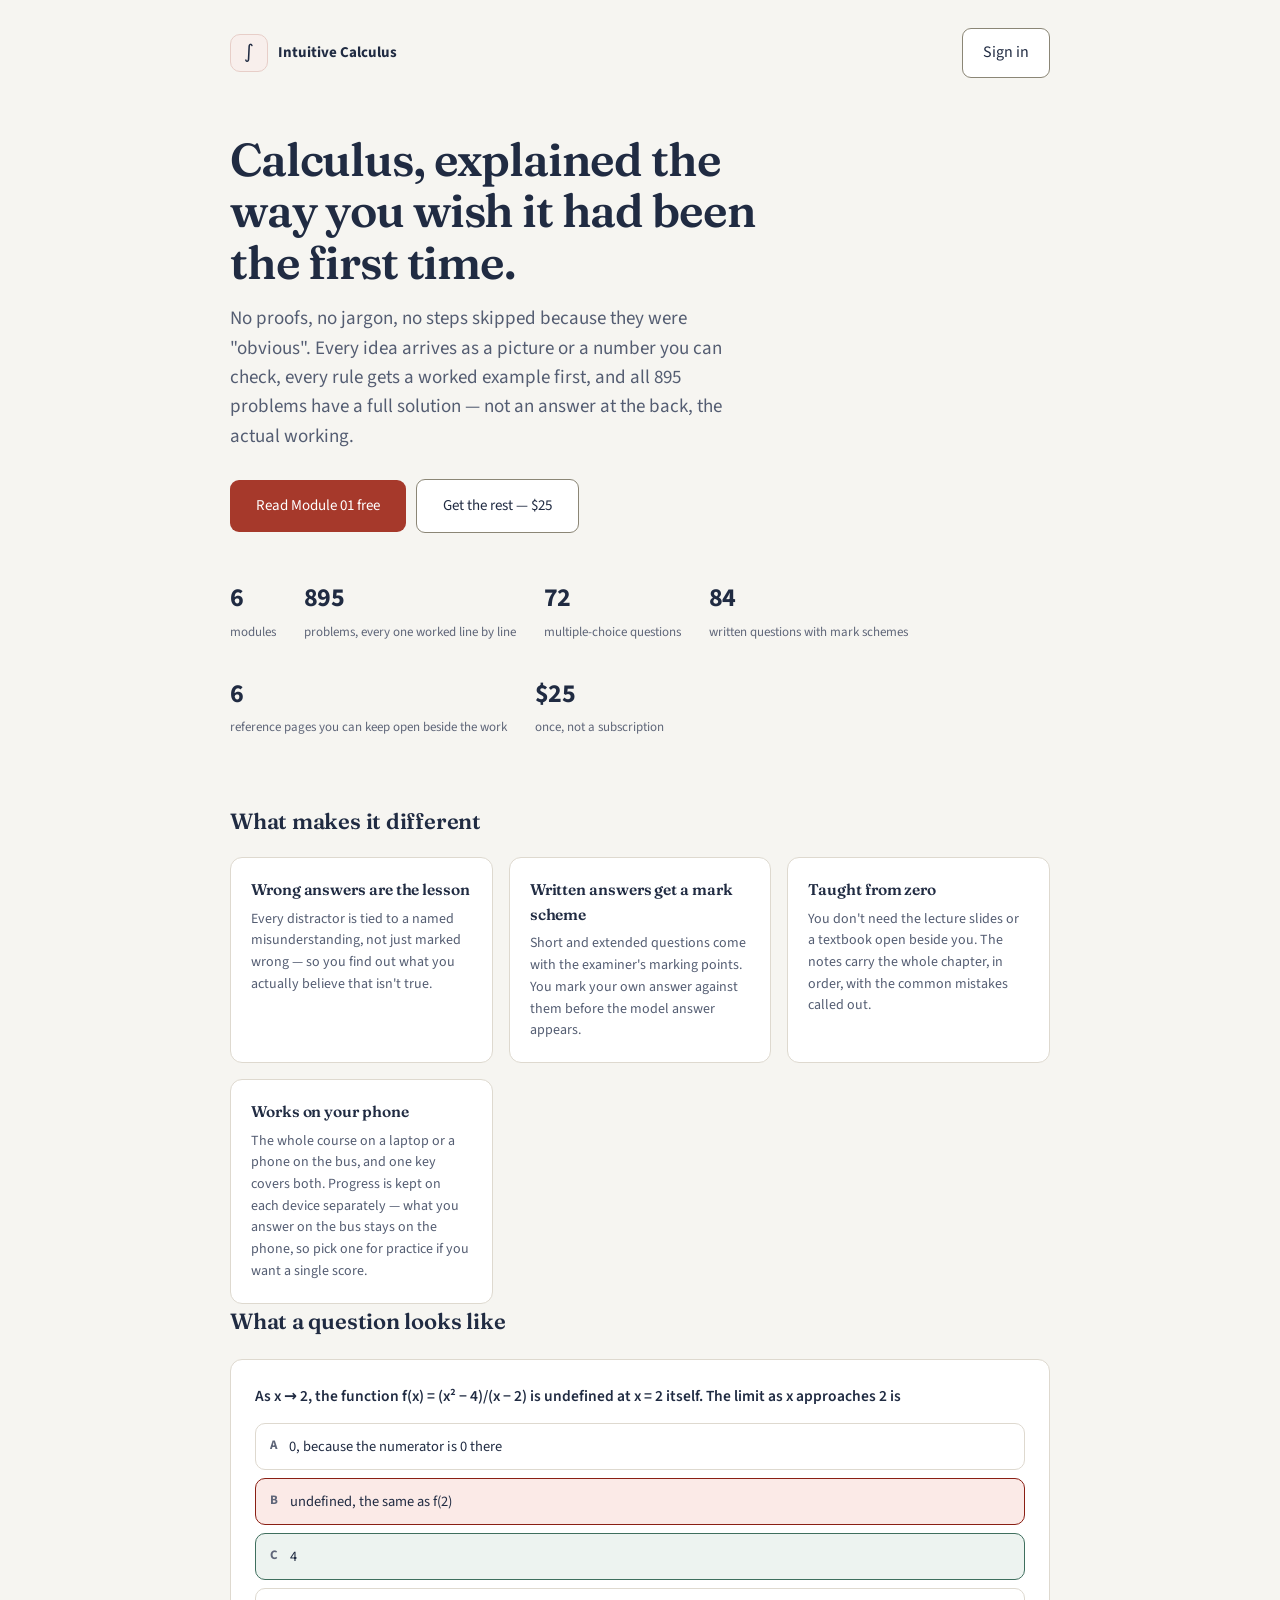
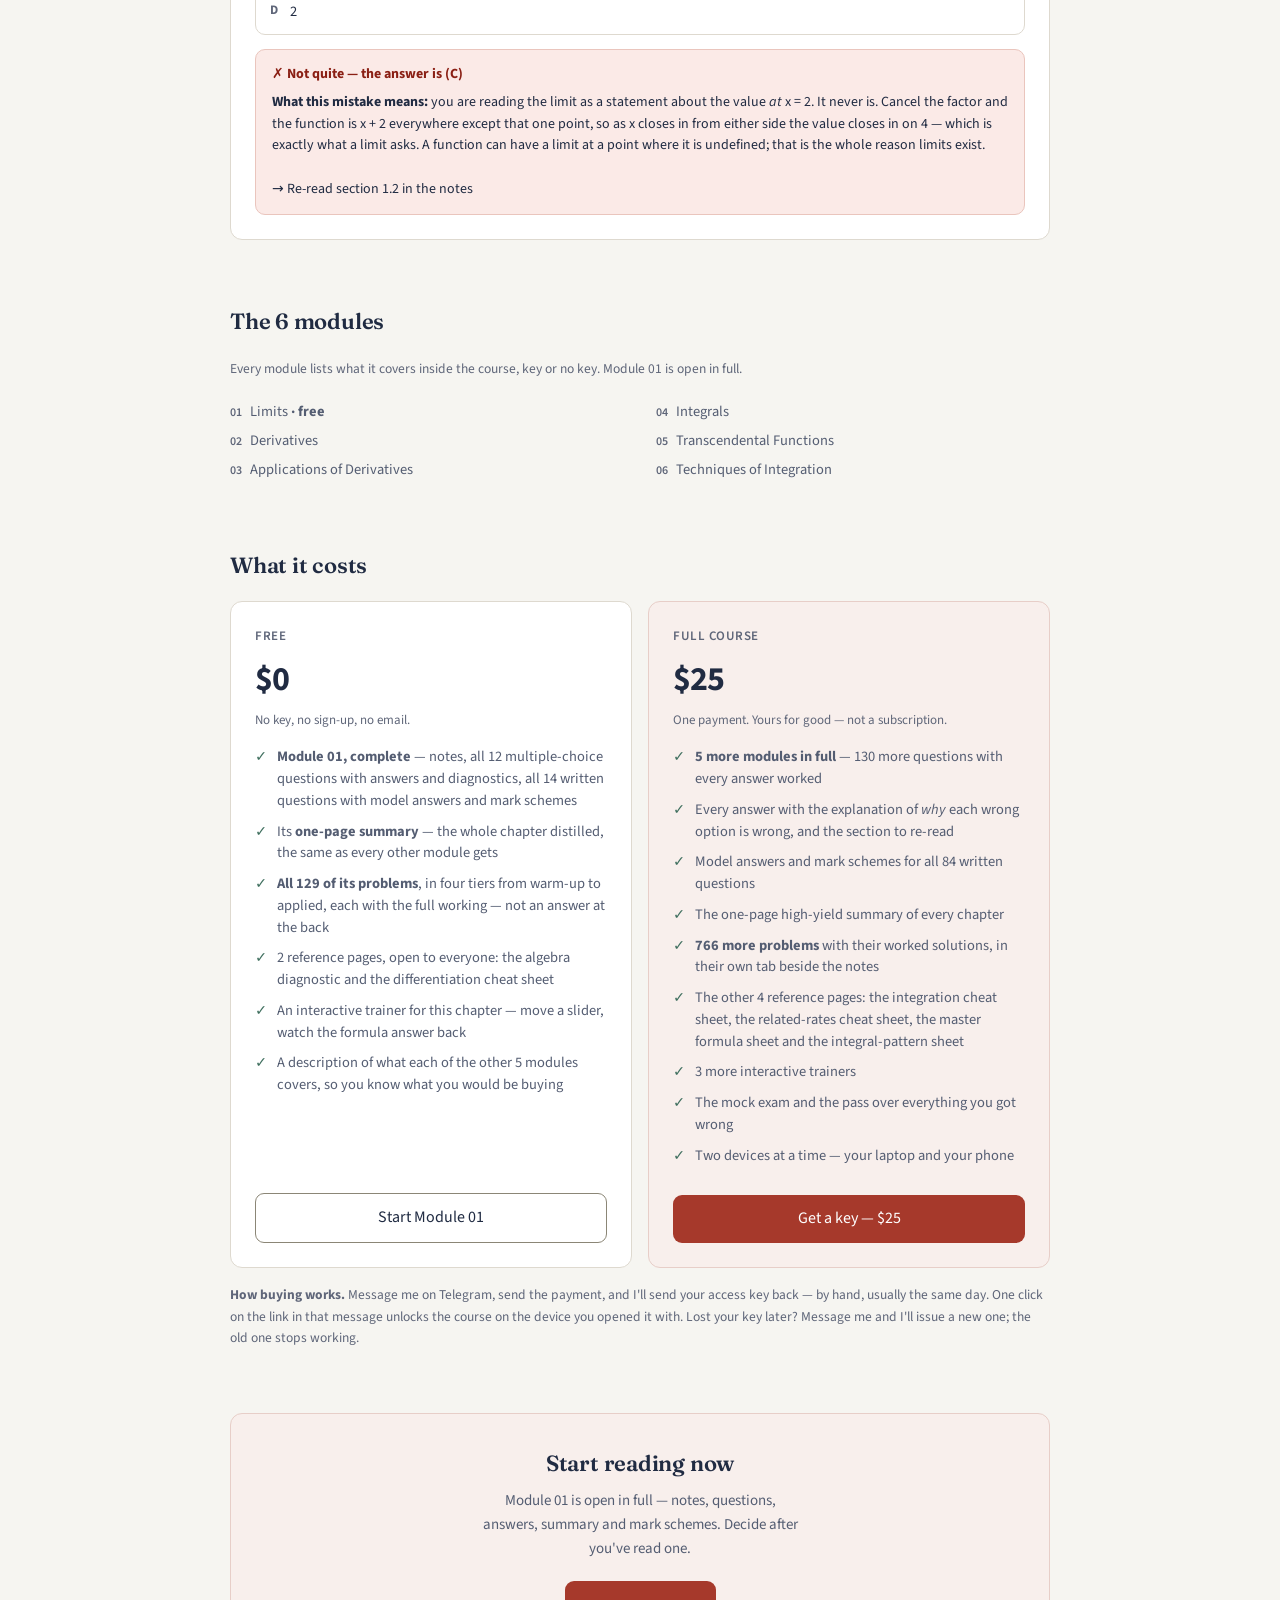
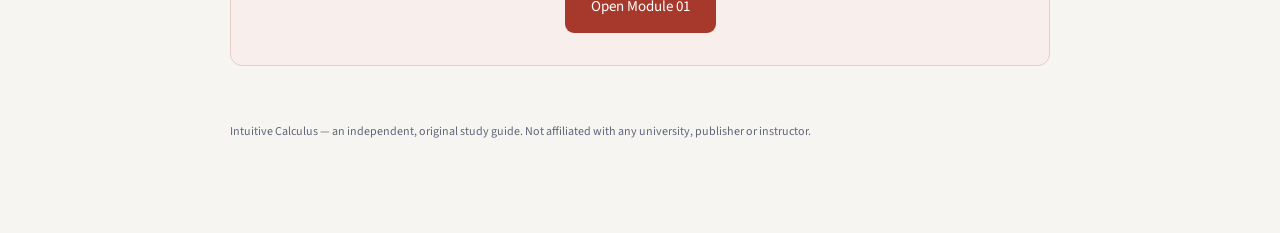
<file: index.html>
<!DOCTYPE html>
<html lang="en">
<head>
  <meta charset="UTF-8">
  <meta name="viewport" content="width=device-width, initial-scale=1.0">
  <title>Intuitive Calculus — the whole first course, worked out</title>
  <meta name="description" content="<!--gen:metaDescription-->A complete calculus course for people who have never felt confident in maths: limits through techniques of integration, taught in plain language with every problem worked line by line. Module 01 is free in full.<!--/gen-->">
  <link rel="stylesheet" href="styles.css?v=60">
  <!--gen:themeCss-->
  <link rel="stylesheet" href="theme.css?v=60">
  <!--/gen-->
  <link rel="icon" href="data:image/svg+xml,<svg xmlns='http://www.w3.org/2000/svg' viewBox='0 0 100 100'><text y='.9em' font-size='90'><!--gen:icon-->∫<!--/gen--></text></svg>">
  <!-- Honour the theme the student picked inside the app. In <head> and inline so
       the page never paints the wrong theme first. -->
  <script>
    /* This page used to be landing.html and the app used to be index.html; they
       swapped when the price moved to the front door. Anything still holding an
       old link — a bookmark, a message, an unlock link — arrives here with the
       app's hash, so hand it straight on rather than showing a sales page to
       someone who was trying to open a chapter. */
    if (/^#\/./.test(location.hash)) {
      location.replace("course.html" + location.hash);
    }
    try {
      var CID = "calculus"; /*gen:courseId*/
      var t = localStorage.getItem(CID + "-theme");
      if (t && t !== "system") document.documentElement.setAttribute("data-theme", t);
    } catch (e) { /* private mode — fall back to the OS preference */ }
  </script>
  <style>
    /* Landing-only layout. It reuses the app's tokens, so it follows the same
       light/dark theme, but it has no sidebar and no app chrome. */
    body { background: var(--bg); }
    .lp { max-width: 900px; margin: 0 auto; padding: 28px clamp(20px, 5vw, 40px) 80px; }
    .lp-nav { display: flex; align-items: center; gap: 10px; margin-bottom: 56px; }
    .lp-nav strong { font-size: 15px; }
    .lp-nav .lp-actions { margin-left: auto; display: flex; gap: 10px; align-items: center; }
    .hero h1 {
      font-size: clamp(30px, 5.5vw, 46px);
      line-height: 1.12;
      letter-spacing: -0.025em;
      margin: 0 0 16px;
      max-width: 17ch;
    }
    .hero p.lede {
      font-size: clamp(16px, 2vw, 19px);
      line-height: 1.55;
      color: var(--ink-soft);
      max-width: 56ch;
      margin: 0 0 28px;
    }
    .hero .row-gap { margin-top: 0; align-items: center; }
    .btn.big { padding: 14px 26px; font-size: 15px; }
    .facts { display: flex; flex-wrap: wrap; gap: 28px; margin: 44px 0 64px; }
    .fact strong { display: block; font-size: 26px; letter-spacing: -0.02em; }
    .fact span { font-size: 13px; color: var(--ink-faint); }
    .lp h2 { font-size: 22px; letter-spacing: -0.01em; margin: 0 0 18px; }
    .feature-grid { display: grid; grid-template-columns: repeat(auto-fit, minmax(240px, 1fr)); gap: 16px; }
    .feature {
      background: var(--panel);
      border: 1px solid var(--line);
      border-radius: var(--radius);
      padding: 20px;
    }
    .feature h3 { margin: 0 0 6px; font-size: 15.5px; }
    .feature p { margin: 0; font-size: 14px; line-height: 1.55; color: var(--ink-soft); }
    .demo {
      background: var(--panel);
      border: 1px solid var(--line);
      border-radius: var(--radius);
      padding: 24px;
      margin: 20px 0 64px;
    }
    .demo .demo-q { font-weight: 600; font-size: 15.5px; margin: 0 0 14px; }
    .demo .demo-opt {
      border: 1.5px solid var(--line);
      border-radius: 10px;
      padding: 11px 14px;
      font-size: 14.5px;
      margin-bottom: 8px;
      display: flex;
      gap: 12px;
    }
    .demo .demo-opt .l { font-weight: 700; color: var(--ink-faint); font-size: 13px; }
    .demo .demo-opt.picked { border-color: var(--red); background: var(--red-soft); }
    .demo .demo-opt.right { border-color: var(--green); background: var(--green-soft); }
    .demo .demo-fb {
      background: var(--red-soft);
      border: 1px solid var(--red-line);
      border-radius: 10px;
      padding: 14px 16px;
      font-size: 14px;
      line-height: 1.55;
      margin-top: 14px;
    }
    .demo .demo-fb .v { font-weight: 700; color: var(--red); display: block; margin-bottom: 6px; }
    .module-list { columns: 2; column-gap: 32px; font-size: 14.5px; line-height: 2; margin: 0 0 64px; padding: 0; list-style: none; }
    .module-list li { break-inside: avoid; color: var(--ink-soft); }
    .module-list .n { color: var(--ink-faint); font-size: 12px; font-weight: 600; margin-right: 8px; }
    .cta {
      background: var(--accent-soft);
      border: 1px solid var(--accent-line);
      border-radius: var(--radius);
      padding: 32px;
      text-align: center;
    }
    .cta h2 { margin-bottom: 8px; }
    .cta p { color: var(--ink-soft); margin: 0 auto 20px; max-width: 46ch; font-size: 15px; }
    /* Pricing. Two panels: what costs nothing, and what costs $25. The free one
       comes first — a stranger has no reason to trust a price before they have
       read a word of the thing. */
    .price-grid { display: grid; grid-template-columns: repeat(auto-fit, minmax(260px, 1fr)); gap: 16px; margin-bottom: 16px; }
    .price-card {
      background: var(--panel);
      border: 1px solid var(--line);
      border-radius: var(--radius);
      padding: 24px;
      display: flex;
      flex-direction: column;
    }
    .price-card.paid { background: var(--accent-soft); border-color: var(--accent-line); }
    .price-card .tier { font-size: 13px; font-weight: 600; letter-spacing: 0.04em; text-transform: uppercase; color: var(--ink-faint); }
    .price-card .amount { font-size: 34px; letter-spacing: -0.03em; margin: 6px 0 2px; font-weight: 700; }
    .price-card .terms { font-size: 13px; color: var(--ink-faint); margin: 0 0 16px; }
    .price-card ul { margin: 0 0 20px; padding: 0; list-style: none; font-size: 14.5px; line-height: 1.5; }
    /* Not display:flex on the li: any <strong> or <em> inside the sentence would
       become a flex item of its own and break the line into columns. Absolute
       tick, ordinary text flow. */
    .price-card li { position: relative; padding-left: 22px; margin-bottom: 9px; color: var(--ink-soft); }
    .price-card li::before {
      content: "✓";
      position: absolute;
      left: 0;
      top: 0;
      color: var(--green);
      font-weight: 700;
    }
    .price-card .btn { margin-top: auto; text-align: center; }
    .buy-how { font-size: 13.5px; color: var(--ink-faint); line-height: 1.6; margin: 0 0 64px; }
    .lp-foot { margin-top: 56px; font-size: 12px; color: var(--ink-faint); line-height: 1.6; }
    @media (max-width: 640px) {
      .module-list { columns: 1; }
      .lp-nav { margin-bottom: 32px; }
      /* The page is read on a phone before it is read anywhere else. Full-width
         buttons, facts in a tidy 2×2 instead of a ragged wrap, and padding that
         clears the notch and the home indicator. */
      .lp {
        padding-left: max(20px, env(safe-area-inset-left));
        padding-right: max(20px, env(safe-area-inset-right));
        padding-bottom: calc(64px + env(safe-area-inset-bottom));
      }
      .hero .row-gap { display: grid; gap: 10px; }
      .hero .row-gap .btn { text-align: center; }
      .btn.big { padding: 15px 26px; }
      .facts { display: grid; grid-template-columns: 1fr 1fr; gap: 22px 16px; margin: 36px 0 52px; }
      .cta { padding: 26px 20px; }
      .price-card, .demo, .feature { padding: 18px; }
    }
  </style>
</head>
<body>
  <a class="skip-link" href="#lp-main">Skip to content</a>
  <div class="lp">
    <nav class="lp-nav" aria-label="Site">
      <span class="brand-icon"><!--gen:icon-->∫<!--/gen--></span>
      <strong><!--gen:title-->Intuitive Calculus<!--/gen--></strong>
      <span class="lp-actions">
        <a class="btn secondary" href="course.html#/login">Sign in</a>
      </span>
    </nav>

    <header class="hero" id="lp-main" tabindex="-1">
      <h1><!--gen:heroTitle-->Calculus, explained the way you wish it had been the first time.<!--/gen--></h1>
      <p class="lede"><!--gen:lede-->No proofs, no jargon, no steps skipped because they were "obvious". Every idea arrives as a picture or a number you can check, every rule gets a worked example first, and all 895 problems have a full solution — not an answer at the back, the actual working.<!--/gen--></p>
      <div class="row-gap"><!--gen:heroButtons-->
        <a class="btn big" href="course.html#/ch01/learn">Read Module 01 free</a>
        <a class="btn secondary big" href="#price">Get the rest — $25</a>
      <!--/gen--></div>
    </header>

    <div class="facts"><!--gen:facts-->
      <div class="fact"><strong>6</strong><span>modules</span></div>
      <div class="fact"><strong>895</strong><span>problems, every one worked line by line</span></div>
      <div class="fact"><strong>72</strong><span>multiple-choice questions</span></div>
      <div class="fact"><strong>84</strong><span>written questions with mark schemes</span></div>
      <div class="fact"><strong>6</strong><span>reference pages you can keep open beside the work</span></div>
      <div class="fact"><strong>$25</strong><span>once, not a subscription</span></div>
    <!--/gen--></div>

    <h2>What makes it different</h2>
    <div class="feature-grid">
      <div class="feature">
        <h3>Wrong answers are the lesson</h3>
        <p>Every distractor is tied to a named misunderstanding, not just marked wrong — so
          you find out what you actually believe that isn't true.</p>
      </div>
      <div class="feature">
        <h3>Written answers get a mark scheme</h3>
        <p>Short and extended questions come with the examiner's marking points. You mark
          your own answer against them before the model answer appears.</p>
      </div>
      <div class="feature">
        <h3>Taught from zero</h3>
        <p>You don't need the lecture slides or a textbook open beside you. The notes carry
          the whole chapter, in order, with the common mistakes called out.</p>
      </div>
      <div class="feature">
        <h3>Works on your phone</h3>
        <p>The whole course on a laptop or a phone on the bus, and one key covers both.
          Progress is kept on each device separately — what you answer on the bus stays on
          the phone, so pick one for practice if you want a single score.</p>
      </div>
    </div>

    <h2>What a question looks like</h2>
    <div class="demo"><!--gen:demo-->
      <p class="demo-q">As x → 2, the function f(x) = (x² − 4)/(x − 2) is undefined at x = 2 itself.
        The limit as x approaches 2 is</p>
      <div class="demo-opt"><span class="l">A</span><span>0, because the numerator is 0 there</span></div>
      <div class="demo-opt picked"><span class="l">B</span><span>undefined, the same as f(2)</span></div>
      <div class="demo-opt right"><span class="l">C</span><span>4</span></div>
      <div class="demo-opt"><span class="l">D</span><span>2</span></div>
      <div class="demo-fb">
        <span class="v">✗ Not quite — the answer is (C)</span>
        <strong>What this mistake means:</strong> you are reading the limit as a statement about
        the value <em>at</em> x = 2. It never is. Cancel the factor and the function is x + 2
        everywhere except that one point, so as x closes in from either side the value closes
        in on 4 — which is exactly what a limit asks. A function can have a limit at a point
        where it is undefined; that is the whole reason limits exist.
        <br><br>→ Re-read section 1.2 in the notes
      </div>
    <!--/gen--></div>

    <!--gen:modules--><h2>The 6 modules</h2>
    <p class="buy-how" style="margin-bottom:18px">Every module lists what it covers inside the course, key or no key. Module 01 is open in full.</p>
    <ul class="module-list">
      <li><span class="n">01</span>Limits <strong>· free</strong></li>
      <li><span class="n">02</span>Derivatives</li>
      <li><span class="n">03</span>Applications of Derivatives</li>
      <li><span class="n">04</span>Integrals</li>
      <li><span class="n">05</span>Transcendental Functions</li>
      <li><span class="n">06</span>Techniques of Integration</li>
    </ul>
    <!--/gen-->

    <h2 id="price">What it costs</h2>
    <!--gen:price-->
    <div class="price-grid">
      <div class="price-card">
        <span class="tier">Free</span>
        <span class="amount">$0</span>
        <p class="terms">No key, no sign-up, no email.</p>
        <ul>
          <li><strong>Module 01, complete</strong> — notes, all 12 multiple-choice questions with answers and diagnostics, all 14 written questions with model answers and mark schemes</li>
          <li>Its <strong>one-page summary</strong> — the whole chapter distilled, the same as every other module gets</li>
          <li><strong>All 129 of its problems</strong>, in four tiers from warm-up to applied, each with the full working — not an answer at the back</li>
          <li>2 reference pages, open to everyone: the algebra diagnostic and the differentiation cheat sheet</li>
          <li>An interactive trainer for this chapter — move a slider, watch the formula answer back</li>
          <li>A description of what each of the other 5 modules covers, so you know what you would be buying</li>
        </ul>
        <a class="btn secondary" href="course.html#/ch01/learn">Start Module 01</a>
      </div>
      <div class="price-card paid">
        <span class="tier">Full course</span>
        <span class="amount">$25</span>
        <p class="terms">One payment. Yours for good — not a subscription.</p>
        <ul>
          <li><strong>5 more modules in full</strong> — 130 more questions with every answer worked</li>
          <li>Every answer with the explanation of <em>why</em> each wrong option is wrong, and the section to re-read</li>
          <li>Model answers and mark schemes for all 84 written questions</li>
          <li>The one-page high-yield summary of every chapter</li>
          <li><strong>766 more problems</strong> with their worked solutions, in their own tab beside the notes</li>
          <li>The other 4 reference pages: the integration cheat sheet, the related-rates cheat sheet, the master formula sheet and the integral-pattern sheet</li>
          <li>3 more interactive trainers</li>
          <li>The mock exam and the pass over everything you got wrong</li>
          <li>Two devices at a time — your laptop and your phone</li>
        </ul>
        <a class="btn" href="https://t.me/danypak" target="_blank" rel="noopener">Get a key — $25</a>
      </div>
    </div>
    <!--/gen-->
    <p class="buy-how"><!--gen:buyHow-->
      <strong>How buying works.</strong> Message me on Telegram, send the payment, and I'll send
      your access key back — by hand, usually the same day. One click on the link in that message
      unlocks the course on the device you opened it with. Lost your key later? Message me and
      I'll issue a new one; the old one stops working.
    <!--/gen--></p>

    <div class="cta">
      <h2>Start reading now</h2>
      <!--gen:cta--><p>Module 01 is open in full — notes, questions, answers, summary and
        mark schemes. Decide after you've read one.</p>
      <a class="btn big" href="course.html#/ch01/learn">Open Module 01</a><!--/gen-->
    </div>

    <p class="lp-foot">
      <!--gen:attribution-->Intuitive Calculus — an independent, original study guide. Not affiliated with any university, publisher or instructor.<!--/gen-->
    </p>
  </div>
</body>
</html>
</file>
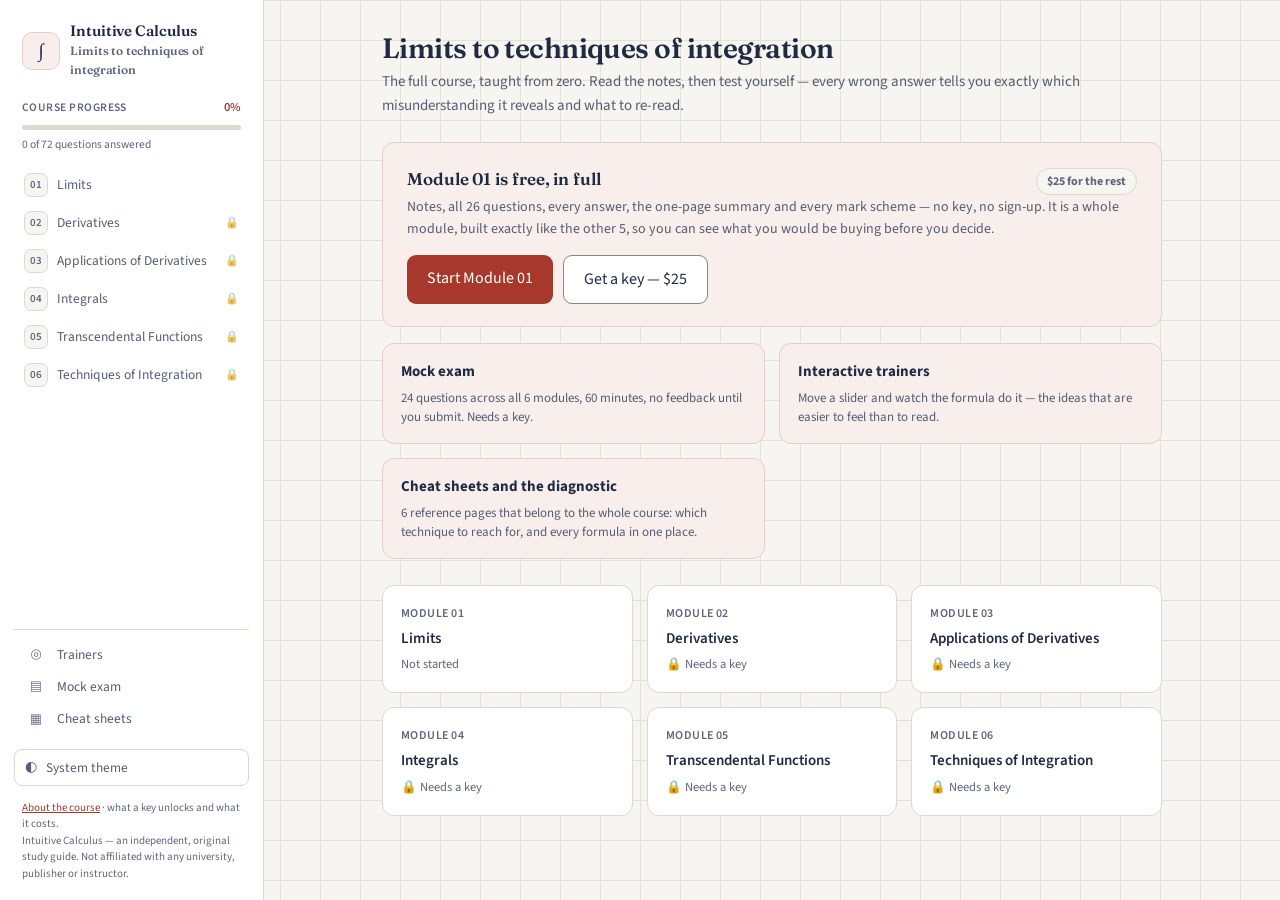
<file: course.html>
<!DOCTYPE html>
<html lang="en">
<head>
  <meta charset="UTF-8">
  <meta name="viewport" content="width=device-width, initial-scale=1.0">
  <title>Intuitive Calculus — Interactive</title>
  <!-- ?v= is a cache buster. BUMP IT on every deploy, or returning students keep the
       old JS/CSS and newly published modules stay invisible to them. -->
  <link rel="stylesheet" href="styles.css?v=60">
  <!-- Filled in by apply-config.py only when the course file says "math":"katex".
       Left empty for every other course, which is what keeps one shell usable by
       a course that has no formulas in it. -->
  <!--gen:themeCss-->
  <link rel="stylesheet" href="theme.css?v=60">
  <!--/gen-->
  <!--gen:mathCss-->
  <link rel="stylesheet" href="vendor/katex/katex.min.css?v=60">
  <!--/gen-->
  <link rel="icon" href="data:image/svg+xml,<svg xmlns='http://www.w3.org/2000/svg' viewBox='0 0 100 100'><text y='.9em' font-size='90'><!--gen:icon-->∫<!--/gen--></text></svg>">
</head>
<body>
  <button class="skip-link" id="skip-link">Skip to content</button>
  <!-- Mobile only (<900px). On desktop the sidebar is always visible and this bar
       is display:none, so the same nav markup serves both layouts. -->
  <header class="topbar">
    <button class="icon-btn" id="nav-toggle" aria-label="Open module list"
            aria-expanded="false" aria-controls="sidebar">
      <svg viewBox="0 0 24 24" aria-hidden="true"><path d="M3 6h18M3 12h18M3 18h18"/></svg>
    </button>
    <a class="topbar-title" id="topbar-title" href="#/"><!--gen:title-->Intuitive Calculus<!--/gen--></a>
    <a class="topbar-ring" id="topbar-ring" href="#/" title="Course progress"><span></span></a>
  </header>
  <div class="scrim" id="scrim" hidden></div>
  <div class="layout">
    <aside class="sidebar" id="sidebar" aria-label="Modules">
      <a class="brand" href="#/">
        <span class="brand-icon"><!--gen:icon-->∫<!--/gen--></span>
        <span>
          <strong><!--gen:title-->Intuitive Calculus<!--/gen--></strong>
          <small><!--gen:subtitle-->Limits to techniques of integration<!--/gen--></small>
        </span>
      </a>
      <div id="course-progress" class="course-progress"></div>
      <nav id="module-nav"></nav>
      <!-- Course-wide destinations: the trainers, the mock exam, the mistakes pass.
           They belong here rather than only on the home screen because the sidebar
           is the one piece of markup present on every route — before this, a student
           reading Module 07 could reach the trainers only by going back to the top
           and hunting for a card. #module-nav is the flex child that scrolls, so
           this block stays on screen at every scroll position. Filled by
           renderToolNav(); a course whose shell lacks it simply gets no block. -->
      <nav id="tool-nav" class="tool-nav" aria-label="Course tools"></nav>
      <button class="theme-toggle" id="theme-toggle">
        <span class="theme-ico" id="theme-ico" aria-hidden="true">◐</span>
        <span id="theme-label">System theme</span>
      </button>
      <div class="sidebar-foot">
        <a href="index.html">About the course</a> · what a key unlocks and what it costs.<br>
        <!--gen:attribution-->Intuitive Calculus — an independent, original study guide. Not affiliated with any university, publisher or instructor.<!--/gen-->
      </div>
    </aside>
    <main class="main" id="main" tabindex="-1"></main>
  </div>
  <!-- Printing hides the sidebar, and the sidebar held the only attribution on the
       page — so every chapter a student printed carried none. CC BY asks for the
       credit to travel with the copy, and the printed copy is the one that gets
       passed around. Screen-hidden, print-only. -->
  <div class="print-credit">
    <!--gen:attribution-->Intuitive Calculus — an independent, original study guide. Not affiliated with any university, publisher or instructor.<!--/gen-->
  </div>
  <!-- Before md.js, which asks for `katex` at render time. -->
  <!--gen:mathJs-->
  <script src="vendor/katex/katex.min.js?v=60"></script>
  <!--/gen-->
  <script src="md.js?v=60"></script>
  <script src="api.js?v=60"></script>
  <script src="sims.js?v=60"></script>
  <script src="app.js?v=60"></script>
</body>
</html>
</file>
<file: styles.css>
/* ---------- design tokens ----------
 * Every colour goes through a variable so the dark theme is a second token set
 * and nothing else. The three DARK blocks below must stay in sync: one for the
 * OS preference, one for the explicit toggle. */
:root {
  color-scheme: light;

  --bg: #f7f8fa;
  --panel: #ffffff;
  --ink: #1a202c;
  --ink-soft: #4a5568;
  /* was #8a94a3 — 3.0:1 on white, below the 4.5:1 WCAG AA floor for text */
  --ink-faint: #6b7280;
  --line: #e2e6ec;
  /* --line is a divider between blocks of text and may stay a hairline. The
     edge of a *control* — the key field, the answer box, a quiz option — is
     what tells a low-vision student where to type or click, and WCAG 1.4.11
     puts that at 3:1. --line measured 1.18:1 on --bg. Use --line-ui on
     anything the student operates, --line on anything that only separates. */
  --line-ui: #848d9c;

  --accent: #2563eb;
  --accent-soft: #eff4ff;
  --accent-line: #d6e2fb;
  --on-accent: #ffffff;

  --green: #16803c;
  --green-soft: #e8f7ee;
  --green-line: #bfe6cd;
  --red: #b42318;
  --red-soft: #fdecea;
  --red-line: #f2c8c3;
  --amber: #92600a;
  --amber-soft: #fdf3dd;
  --amber-line: #e8d3a2;

  --code-bg: #f1f3f7;
  --scrim: rgba(15, 23, 42, .45);
  --shadow-drawer: 0 0 40px rgba(15, 23, 42, .18);
  --shadow-card: 0 2px 12px rgba(37, 99, 235, .08);

  --radius: 12px;
  --sidebar-w: 264px;
  --topbar-h: 56px;

  /* Where the two sticky bands park. On desktop there is no top bar, so the tab
     bar sits at 0; on mobile everything shifts down by the top bar. Keeping the
     offsets in variables is what stops the quiz bar from drifting under the tab
     bar every time either band's padding changes. */
  --bar-top: 0px;
  --quiz-top: 62px;
}

@media (max-width: 899px) {
  :root {
    --bar-top: var(--topbar-h);
    --quiz-top: 122px;
  }
}

@media (prefers-color-scheme: dark) {
  :root:not([data-theme="light"]) {
    color-scheme: dark;

    --bg: #0f1419;
    --panel: #161b22;
    --ink: #e6edf3;
    --ink-soft: #b3bdc9;
    --ink-faint: #8b96a5;
    --line: #2a323d;
    --line-ui: #616d7c;

    --accent: #6ea8fe;
    --accent-soft: #172033;
    --accent-line: #2c4a7c;
    /* dark text on the light-blue button — white on #6ea8fe is only ~2.5:1 */
    --on-accent: #0b1220;

    --green: #57d98a;
    --green-soft: #11261a;
    --green-line: #1f5133;
    --red: #ff9c94;
    --red-soft: #2a1417;
    --red-line: #5c2a26;
    --amber: #f0b429;
    --amber-soft: #2a2110;
    --amber-line: #5a4413;

    --code-bg: #1c232c;
    --scrim: rgba(0, 0, 0, .6);
    --shadow-drawer: 0 0 40px rgba(0, 0, 0, .5);
    --shadow-card: 0 2px 12px rgba(110, 168, 254, .12);
  }
}

:root[data-theme="dark"] {
  color-scheme: dark;

  --bg: #0f1419;
  --panel: #161b22;
  --ink: #e6edf3;
  --ink-soft: #b3bdc9;
  --ink-faint: #8b96a5;
  --line: #2a323d;
  --line-ui: #616d7c;

  --accent: #6ea8fe;
  --accent-soft: #172033;
  --accent-line: #2c4a7c;
  --on-accent: #0b1220;

  --green: #57d98a;
  --green-soft: #11261a;
  --green-line: #1f5133;
  --red: #ff9c94;
  --red-soft: #2a1417;
  --red-line: #5c2a26;
  --amber: #f0b429;
  --amber-soft: #2a2110;
  --amber-line: #5a4413;

  --code-bg: #1c232c;
  --scrim: rgba(0, 0, 0, .6);
  --shadow-drawer: 0 0 40px rgba(0, 0, 0, .5);
  --shadow-card: 0 2px 12px rgba(110, 168, 254, .12);
}

* { box-sizing: border-box; }

/* Sixteen tab stops sit between the top of the page and the content on desktop
   (brand, twelve module links, theme toggle, two footer links). Off-screen
   until focused, first in the tab order. */
.skip-link {
  position: absolute;
  left: 8px;
  top: -60px;
  border: 0;
  font: inherit;
  font-size: 15px;
  cursor: pointer;
  z-index: 60;
  padding: 10px 16px;
  border-radius: 0 0 9px 9px;
  background: var(--accent);
  color: var(--on-accent);
  font-weight: 600;
  text-decoration: none;
  transition: top .12s;
}
.skip-link:focus { top: 0; }
/* The focus targets are containers, not controls: a ring around the whole
   screen is noise, and the point of focusing them is the announcement. */
#main:focus, #lp-main:focus, #feedback:focus { outline: none; }

/* Deep links from quiz feedback land on a heading — keep it clear of the
   sticky tab bar (and, on mobile, the top bar above it). */
html { scroll-padding-top: calc(var(--quiz-top) + 34px); }

html, body {
  margin: 0;
  padding: 0;
  background: var(--bg);
  color: var(--ink);
  font: 16px/1.6 -apple-system, BlinkMacSystemFont, "Segoe UI", Roboto, "Helvetica Neue", Arial, sans-serif;
  -webkit-font-smoothing: antialiased;
  /* Safari inflates body text in landscape unless told not to, which reflowed
     the notes to a different width in each orientation. */
  -webkit-text-size-adjust: 100%;
}

/* Touch devices get no :hover, so without this a tap on an option or a nav row
   gives no feedback at all until the screen re-renders — and Safari's default
   grey flash lands on the wrong box. */
body { -webkit-tap-highlight-color: transparent; }

/* Links had no base rule at all, so any anchor whose own component forgot to
   style it fell through to the browser's default blue — and to purple once
   visited, which in a course means "pages you have already read" rendered in a
   colour the palette does not contain. Three separate surfaces shipped that way
   before this rule existed (the trainer catalogue, the cheat sheets, the
   "message me" line on the unlock page), each fixed on its own. This is the
   fix for the next one. Component rules still win on specificity. */
a { color: var(--accent); }

.layout { display: flex; min-height: 100vh; }

/* ---------- mobile top bar (hidden ≥900px) ---------- */
.topbar {
  display: none;
  position: sticky;
  top: 0;
  z-index: 30;
  align-items: center;
  gap: 12px;
  height: 56px;
  padding: 0 12px;
  background: var(--panel);
  border-bottom: 1px solid var(--line);
}
.icon-btn {
  flex-shrink: 0;
  /* 44px is the smallest target a thumb hits reliably; 40 was measured on a
     375px viewport and missed the guideline by four pixels on every page. */
  width: 44px; height: 44px;
  display: grid;
  place-items: center;
  border: 1px solid var(--line-ui);
  border-radius: 10px;
  background: var(--panel);
  color: var(--ink-soft);
  cursor: pointer;
  padding: 0;
}
.icon-btn svg { width: 20px; height: 20px; fill: none; stroke: currentColor; stroke-width: 2; stroke-linecap: round; }
.topbar-title {
  flex: 1;
  min-width: 0;
  font-size: 14.5px;
  font-weight: 600;
  color: var(--ink);
  text-decoration: none;
  white-space: nowrap;
  overflow: hidden;
  text-overflow: ellipsis;
}
/* Course-progress ring. --p (0–100) is set from JS. */
.topbar-ring {
  flex-shrink: 0;
  position: relative;
  /* The ring itself stays 32px; the padding makes the tappable box 44px. */
  width: 32px; height: 32px;
  box-sizing: content-box;
  padding: 6px;
  border-radius: 50%;
  display: grid;
  place-items: center;
  background: conic-gradient(var(--accent) calc(var(--p, 0) * 1%), var(--line) 0);
}
/* A 32px ring is the right size to look at and the wrong size to hit. The
   pseudo-element widens the target to 44px without thickening the ring. */
.topbar-ring::after { content: ""; position: absolute; inset: -6px; border-radius: 50%; }
.topbar-ring span {
  width: 24px; height: 24px;
  border-radius: 50%;
  background: var(--panel);
  display: block;
}

.scrim {
  position: fixed;
  inset: 0;
  z-index: 35;
  background: var(--scrim);
}
.scrim[hidden] { display: none; }

/* ---------- sidebar ---------- */
.sidebar {
  width: var(--sidebar-w);
  flex-shrink: 0;
  background: var(--panel);
  border-right: 1px solid var(--line);
  padding: 18px 14px;
  display: flex;
  flex-direction: column;
  gap: 14px;
  position: sticky;
  top: 0;
  height: 100vh;
  overflow: hidden;
}

.brand {
  display: flex;
  gap: 10px;
  align-items: center;
  text-decoration: none;
  color: var(--ink);
  padding: 4px 8px;
}
/* A bare emoji floating next to the wordmark rendered however the visitor's OS
   feels like that day — a colourful rounded-square badge on Mac, a flat
   black-and-white glyph on Windows, something else again on Android. Giving it
   its own chip, in the app's own tokens, means the brand mark looks the same
   deliberate thing everywhere instead of gambling on a font neither this file
   nor the course config controls. Same visual language as .nav-item .num. */
.brand-icon {
  flex-shrink: 0;
  width: 38px;
  height: 38px;
  display: grid;
  place-items: center;
  border-radius: 10px;
  background: var(--accent-soft);
  border: 1px solid var(--accent-line);
  font-size: 19px;
  line-height: 1;
}
/* A course that carries its own vector mark instead of an emoji character puts
   it here as inline SVG. Sized and coloured through the app's own accent
   token so it repaints with the theme instead of shipping a colour baked into
   the markup. Selectors are element-type, not classes, on the assumption that
   a brand glyph is simple: strokes are the linework, a filled circle is a
   centre dot. A course with no SVG in .brand-icon (still a bare emoji) is
   untouched — these rules match nothing there. */
.brand-icon svg { width: 22px; height: 22px; overflow: visible; display: block; }
.brand-icon svg ellipse, .brand-icon svg path { fill: none; stroke: var(--accent); stroke-width: 1.4; }
.brand-icon svg circle { fill: var(--accent); }
.brand strong { display: block; font-size: 15px; line-height: 1.25; }
.brand small { display: block; color: var(--ink-faint); font-size: 12px; }

.course-progress { padding: 0 8px; }
.cp-head {
  display: flex;
  justify-content: space-between;
  align-items: baseline;
  font-size: 11.5px;
  font-weight: 600;
  letter-spacing: .04em;
  text-transform: uppercase;
  color: var(--ink-faint);
  margin-bottom: 7px;
}
.cp-head .cp-pct { color: var(--accent); font-size: 12.5px; letter-spacing: 0; }
.course-progress .progress-track { height: 5px; margin-bottom: 7px; }
.cp-sub { margin: 0; font-size: 11.5px; line-height: 1.45; color: var(--ink-faint); }

/* Only the module list scrolls, so the attribution stays pinned at the bottom
   instead of being clipped once the progress block is added above it. */
/* overscroll-behavior: flicking the module list to its end used to hand the
   scroll on to the page underneath the drawer. */
#module-nav {
  display: flex; flex-direction: column; gap: 2px;
  flex: 1; min-height: 0; overflow-y: auto; overscroll-behavior: contain;
}

.nav-item {
  display: flex;
  align-items: center;
  gap: 9px;
  padding: 6px 10px;
  border-radius: 8px;
  text-decoration: none;
  color: var(--ink-soft);
  font-size: 13.5px;
  line-height: 1.35;
}
.nav-item .num {
  flex-shrink: 0;
  width: 24px; height: 24px;
  border-radius: 7px;
  background: var(--bg);
  border: 1px solid var(--line);
  display: grid;
  place-items: center;
  font-size: 11px;
  font-weight: 600;
  color: var(--ink-faint);
}
.nav-item.active { background: var(--accent-soft); color: var(--accent); font-weight: 600; }
.nav-item.active .num { background: var(--accent); border-color: var(--accent); color: var(--on-accent); }
.nav-item.enabled:hover { background: var(--bg); }
.nav-item.locked { color: var(--ink-faint); cursor: default; }
.nav-item .nav-label { flex: 1; min-width: 0; }
.nav-item .nav-stat {
  flex-shrink: 0;
  font-size: 11.5px;
  font-weight: 600;
  color: var(--ink-faint);
  font-variant-numeric: tabular-nums;
}
.nav-item .nav-stat.done { color: var(--green); }
/* A module that needs a key. Not `.locked` — that means "not written yet" and
   dims the row to unclickable. These are clickable and lead to the summary and
   the offer, so the padlock marks them without hiding them. */
.nav-item .nav-lock { flex-shrink: 0; font-size: 11px; opacity: 0.65; }

/* Course-wide tools, pinned between the scrolling module list and the theme
   toggle. #module-nav is the flex child that grows, so these rows never scroll
   out of reach however long the module list gets. */
.tool-nav {
  display: flex;
  flex-direction: column;
  gap: 2px;
  padding-top: 10px;
  border-top: 1px solid var(--line);
}
.tool-link {
  display: flex;
  align-items: center;
  gap: 9px;
  padding: 6px 10px;
  border-radius: 8px;
  text-decoration: none;
  color: var(--ink-soft);
  font-size: 13.5px;
  line-height: 1.35;
}
.tool-link:hover { background: var(--bg); color: var(--ink); }
.tool-link.active { background: var(--accent-soft); color: var(--accent); font-weight: 600; }
.tool-link .tool-ico {
  flex-shrink: 0;
  width: 24px;
  text-align: center;
  font-size: 13px;
  opacity: .85;
}
.tool-link .tool-link-label { flex: 1; min-width: 0; }

/* The trainer belonging to the module on screen, offered beside its tabs. */
.trainer-row { display: flex; flex-wrap: wrap; gap: 8px; margin: 14px 0 0; }
.trainer-row:empty { display: none; }
.trainer-chip {
  display: inline-flex;
  align-items: center;
  gap: 7px;
  padding: 6px 12px;
  border: 1px solid var(--accent-line);
  background: var(--accent-soft);
  color: var(--accent);
  border-radius: 999px;
  font-size: 12.5px;
  font-weight: 600;
  line-height: 1.3;
  text-decoration: none;
}
.trainer-chip:hover { border-color: var(--accent); }

.theme-toggle {
  margin-top: auto;
  display: flex;
  align-items: center;
  gap: 9px;
  width: 100%;
  padding: 8px 10px;
  border: 1px solid var(--line);
  border-radius: 8px;
  background: var(--panel);
  color: var(--ink-soft);
  font: 500 12.5px/1.3 inherit;
  font-family: inherit;
  cursor: pointer;
  text-align: left;
}
.theme-toggle:hover { background: var(--bg); color: var(--ink); }
.theme-ico { font-size: 14px; line-height: 1; }

.sidebar-foot {
  font-size: 11px;
  color: var(--ink-faint);
  line-height: 1.5;
  padding: 0 8px;
}

/* ---------- main ---------- */
.main { flex: 1; min-width: 0; padding: 32px clamp(20px, 5vw, 64px) 80px; }
.page { max-width: 780px; margin: 0 auto; }
/* The Learn tab needs room for the contents column beside the article. */
.page.wide { max-width: 1080px; }

.crumbs { font-size: 13px; color: var(--ink-faint); margin-bottom: 6px; }
.crumbs a { color: var(--ink-faint); text-decoration: none; }
.crumbs a:hover { color: var(--accent); }

h1.page-title { font-size: 28px; line-height: 1.2; margin: 0 0 4px; letter-spacing: -0.02em; }
.page-sub { color: var(--ink-soft); margin: 0 0 24px; font-size: 15px; }

/* tabs — the band sticks to the top so students can switch Learn/Practice/Summary
   without scrolling back up a 9,000-word chapter. On mobile it parks under the
   56px top bar. The band needs its own background or content shows through. */
.tabbar {
  position: sticky;
  top: var(--bar-top);
  z-index: 15;
  background: var(--bg);
  padding: 10px 0 16px;
  margin-bottom: 12px;
}
.tabs {
  display: flex;
  gap: 4px;
  border: 1px solid var(--line);
  background: var(--panel);
  padding: 4px;
  border-radius: 10px;
  width: fit-content;
}
.tab {
  display: flex;
  align-items: center;
  gap: 7px;
  border: 0;
  background: transparent;
  padding: 7px 16px;
  border-radius: 7px;
  font-size: 14px;
  font-weight: 500;
  color: var(--ink-soft);
  cursor: pointer;
  font-family: inherit;
}
.ico {
  width: 16px;
  height: 16px;
  flex-shrink: 0;
  fill: none;
  stroke: currentColor;
  stroke-width: 1.8;
  stroke-linecap: round;
  stroke-linejoin: round;
}
.tab.active { background: var(--accent); color: var(--on-accent); }
.tab:not(.active):hover { background: var(--bg); }

/* cards */
.card {
  background: var(--panel);
  border: 1px solid var(--line);
  border-radius: var(--radius);
  padding: 22px 24px;
  margin-bottom: 16px;
}
.card h3 { margin: 0 0 4px; font-size: 17px; }
.card .muted { color: var(--ink-soft); font-size: 14px; margin: 0; }
.card-head { display: flex; align-items: baseline; justify-content: space-between; gap: 12px; }

/* small layout utilities — these replaced inline style="" in app.js */
.row-gap { margin-top: 14px; display: flex; gap: 10px; flex-wrap: wrap; }
.stack-top { margin-top: 16px; }

.pill {
  flex-shrink: 0;
  font-size: 12px;
  font-weight: 700;
  padding: 3px 10px;
  border-radius: 99px;
  background: var(--bg);
  border: 1px solid var(--line);
  color: var(--ink-faint);
  font-variant-numeric: tabular-nums;
}
.pill.done { background: var(--green-soft); border-color: var(--green-line); color: var(--green); }

/* "pick up where you left off" — the one thing a returning student wants */
.resume-card {
  display: flex;
  align-items: center;
  gap: 14px;
  background: var(--accent-soft);
  border: 1px solid var(--accent-line);
  border-radius: var(--radius);
  padding: 16px 20px;
  margin-bottom: 22px;
  text-decoration: none;
  color: var(--ink);
}
.resume-card:hover { border-color: var(--accent); }
.resume-card .r-icon { font-size: 22px; flex-shrink: 0; }
.resume-card .r-label {
  display: block;
  font-size: 11.5px;
  font-weight: 700;
  letter-spacing: .05em;
  text-transform: uppercase;
  color: var(--accent);
  margin-bottom: 2px;
}
.resume-card .r-what { font-weight: 600; font-size: 15px; line-height: 1.35; }
.resume-card .r-go { margin-left: auto; color: var(--accent); font-weight: 700; flex-shrink: 0; }

/* Course-wide tools (mock exam, mistakes pass). Deliberately not module cards:
   they sit above the twelve and must not read as a thirteenth chapter. */
.tool-grid {
  display: grid;
  grid-template-columns: repeat(auto-fit, minmax(260px, 1fr));
  gap: 14px;
  margin-bottom: 26px;
}
.tool-card {
  display: flex;
  flex-direction: column;
  gap: 5px;
  padding: 16px 18px;
  border: 1px solid var(--accent-line);
  border-radius: var(--radius);
  background: var(--accent-soft);
  text-decoration: none;
  color: var(--ink);
  transition: border-color .15s, box-shadow .15s;
}
.tool-card:hover { border-color: var(--accent); box-shadow: var(--shadow-card); }
.tool-card .tool-title { font-weight: 700; font-size: 15px; }
.tool-card .tool-sub { font-size: 13px; line-height: 1.45; color: var(--ink-soft); }

/* exam */
.exam-rules { margin: 12px 0 20px; padding-left: 20px; display: flex; flex-direction: column; gap: 8px; }
.exam-rules li { font-size: 14.5px; line-height: 1.5; color: var(--ink-soft); }
.exam-clock {
  margin-left: 14px;
  font-variant-numeric: tabular-nums;
  font-weight: 700;
  font-size: 14px;
  color: var(--ink-soft);
  padding: 2px 9px;
  border: 1px solid var(--line);
  border-radius: 7px;
}
.exam-clock.low { color: var(--red); border-color: var(--red-line); background: var(--red-soft); }
.card.notice { border-color: var(--amber-line); background: var(--amber-soft); font-weight: 500; }
.exam-row { text-decoration: none; color: inherit; }
.exam-row:hover .t-name { color: var(--accent); }
.exam-row .t-name { width: 210px; }
@media (max-width: 599px) {
  .exam-row { flex-wrap: wrap; }
  .exam-row .t-name { width: 100%; }
}
.empty-card h3 { margin-bottom: 6px; }
.empty-card .row-gap { margin-top: 16px; }

.module-grid { display: grid; grid-template-columns: repeat(auto-fill, minmax(230px, 1fr)); gap: 14px; }
.module-card {
  background: var(--panel);
  border: 1px solid var(--line);
  border-radius: var(--radius);
  padding: 18px;
  text-decoration: none;
  color: var(--ink);
  display: flex;
  flex-direction: column;
  gap: 6px;
  transition: border-color .15s, box-shadow .15s;
}
.module-card.enabled:hover { border-color: var(--accent); box-shadow: var(--shadow-card); }
/* Locked used to be opacity: .5, which took the title to 2.4:1. The padlock
   and the recessed panel say the same thing without dimming the text. */
.module-card.locked { background: var(--bg); border-color: var(--line-ui); cursor: default; }
.module-card .mod-num { font-size: 12px; font-weight: 600; color: var(--ink-faint); letter-spacing: .04em; }
.module-card .mod-title { font-weight: 600; font-size: 15px; line-height: 1.3; }
.module-card .mod-status { font-size: 12.5px; color: var(--ink-faint); margin-top: auto; }
.module-card .mod-status.done { color: var(--green); font-weight: 500; }
.module-card .mod-status.doing { color: var(--accent); font-weight: 500; }

/* buttons */
.btn {
  display: inline-block;
  border: 0;
  background: var(--accent);
  color: var(--on-accent);
  font: 600 14px/1 inherit;
  font-family: inherit;
  padding: 11px 20px;
  border-radius: 9px;
  cursor: pointer;
  text-decoration: none;
}
.btn:hover { filter: brightness(1.08); }
.btn.secondary {
  background: var(--panel);
  color: var(--ink);
  border: 1px solid var(--line-ui);
}
.btn.secondary:hover { background: var(--bg); filter: none; }
.btn:disabled { opacity: .5; cursor: default; }

/* ---------- quiz ---------- */
/* While a quiz is running the module heading is dead weight — the tab bar stays
   as the way out, everything else gives its height to the question. */
.page.quiz-mode .crumbs,
.page.quiz-mode .page-title,
.page.quiz-mode .module-sub { display: none; }
.page.quiz-mode .tabbar { padding-top: 14px; }

.quiz-bar {
  position: sticky;
  top: var(--quiz-top);
  z-index: 12;
  background: var(--bg);
  padding-bottom: 14px;
}

.quiz-top {
  display: flex;
  align-items: center;
  gap: 12px;
  margin-bottom: 10px;
  font-size: 13px;
  color: var(--ink-soft);
}
.quiz-top .q-count { margin-left: auto; font-variant-numeric: tabular-nums; }
.flag-btn {
  border: 1px solid var(--line-ui);
  background: var(--panel);
  color: var(--ink-faint);
  border-radius: 8px;
  width: 30px;
  height: 30px;
  font-size: 14px;
  line-height: 1;
  cursor: pointer;
  padding: 0;
}
.flag-btn:hover { color: var(--amber); border-color: var(--amber); }
.flag-btn.on { background: var(--amber-soft); border-color: var(--amber); color: var(--amber); }
.chip {
  display: inline-block;
  background: var(--accent-soft);
  color: var(--accent);
  font-size: 12px;
  font-weight: 600;
  padding: 3px 10px;
  border-radius: 99px;
}
.progress-track {
  height: 6px;
  background: var(--line);
  border-radius: 99px;
  overflow: hidden;
  margin-bottom: 24px;
}
.progress-fill { height: 100%; background: var(--accent); border-radius: 99px; transition: width .25s; }

.q-stem { font-size: 18px; font-weight: 600; line-height: 1.45; margin: 0 0 18px; }

.options { display: flex; flex-direction: column; gap: 10px; }
.option {
  text-align: left;
  background: var(--panel);
  border: 1.5px solid var(--line-ui);
  border-radius: 10px;
  padding: 13px 16px;
  font: 15px/1.45 inherit;
  font-family: inherit;
  color: var(--ink);
  cursor: pointer;
  display: flex;
  gap: 12px;
  align-items: baseline;
  transition: border-color .12s, background .12s;
}
.option:not(:disabled):hover { border-color: var(--accent); background: var(--accent-soft); }
.option .letter {
  flex-shrink: 0;
  font-weight: 700;
  font-size: 13px;
  color: var(--ink-faint);
  text-transform: uppercase;
}
/* Keyboard shortcut badge, shown on the pointer-less-friendly side of things.
   Hidden on touch, where there is no keyboard to hint at. */
.option .key-hint {
  margin-left: auto;
  flex-shrink: 0;
  font-size: 11px;
  font-weight: 600;
  color: var(--ink-faint);
  border: 1px solid var(--line);
  border-radius: 5px;
  padding: 1px 6px;
  align-self: center;
}
@media (hover: none) { .option .key-hint { display: none; } }
.option:disabled .key-hint { visibility: hidden; }

.option.correct { border-color: var(--green); background: var(--green-soft); }
.option.correct .letter { color: var(--green); }
.option.wrong { border-color: var(--red); background: var(--red-soft); }
.option.wrong .letter { color: var(--red); }
.option:disabled { cursor: default; }
/* Recede the options that were not picked — but with colour, not opacity.
   opacity: .55 composited the letter down to 2.15:1, so the student who most
   needs to re-read the wrong answers is the one who cannot. */
.option.dim:disabled { color: var(--ink-soft); background: var(--bg); border-color: var(--line); }
.option.dim:disabled .letter { color: var(--ink-faint); }

/* Exam conditions: the pick is shown, the verdict is not. Deliberately the
   accent colour and not green — green reads as "correct" at a glance. */
.option.picked { border-color: var(--accent); background: var(--accent-soft); }
.option.picked .letter { color: var(--accent); }
/* Not colour alone. In an exam there is no verdict text to fall back on, so the
   only signal that an option was chosen was a tint measured at 1.04:1 against
   the panel — invisible to a good many people and to every printed copy. */
.option.picked .key-hint::before { content: "✓ "; font-weight: 700; color: var(--accent); }

.feedback {
  margin-top: 18px;
  border-radius: 10px;
  padding: 16px 18px;
  font-size: 14.5px;
  animation: fadein .2s;
}
@keyframes fadein { from { opacity: 0; transform: translateY(4px); } to { opacity: 1; } }
.feedback.good { background: var(--green-soft); border: 1px solid var(--green-line); }
.feedback.bad { background: var(--red-soft); border: 1px solid var(--red-line); }
.feedback .verdict { font-weight: 700; margin: 0 0 6px; }
.feedback.good .verdict { color: var(--green); }
.feedback.bad .verdict { color: var(--red); }
.feedback p { margin: 6px 0; }
.feedback .diag { font-weight: 500; }
.review-link {
  display: inline-block;
  margin-top: 8px;
  font-size: 13.5px;
  font-weight: 600;
  color: var(--accent);
  text-decoration: none;
}
.quiz-nav { margin-top: 22px; display: flex; gap: 10px; }

/* results */
.score-hero { text-align: center; padding: 10px 0 4px; }
.score-hero .big { font-size: 52px; font-weight: 700; letter-spacing: -0.03em; }
.score-hero .of { font-size: 20px; color: var(--ink-faint); font-weight: 500; }
.score-hero p { color: var(--ink-soft); margin: 4px 0 0; }

.topic-label { margin-bottom: 6px; }
.topic-row { display: flex; align-items: center; gap: 12px; margin: 10px 0; font-size: 14px; }
.topic-row .t-name { width: 150px; flex-shrink: 0; color: var(--ink-soft); }
.topic-row .t-track { display: block; flex: 1; height: 8px; background: var(--line); border-radius: 99px; overflow: hidden; }
.topic-row .t-fill { display: block; height: 100%; border-radius: 99px; }
.topic-row .t-pct { width: 52px; text-align: right; font-variant-numeric: tabular-nums; color: var(--ink-soft); font-size: 13px; }

/* results: the sections behind the missed questions */
.weak-list { margin-top: 12px; display: flex; flex-direction: column; gap: 8px; }
.weak-row {
  display: flex;
  align-items: baseline;
  gap: 12px;
  padding: 11px 14px;
  border: 1px solid var(--line);
  border-radius: 9px;
  text-decoration: none;
  color: var(--ink);
  font-size: 14px;
}
.weak-row:hover { border-color: var(--accent); background: var(--accent-soft); }
.weak-row .weak-sec { font-weight: 600; }
.weak-row .weak-n { color: var(--ink-faint); font-size: 13px; }
.weak-row .weak-go { margin-left: auto; color: var(--accent); font-weight: 700; }

/* ---------- written answers ---------- */
.written-card {
  border: 1px solid var(--line);
  border-radius: 10px;
  margin-bottom: 8px;
  background: var(--panel);
  overflow: hidden;
}
.written-card.open { border-color: var(--accent); }
.written-card .w-head {
  display: flex;
  gap: 10px;
  align-items: baseline;
  width: 100%;
  text-align: left;
  padding: 13px 16px;
  background: none;
  border: 0;
  font: inherit;
  font-family: inherit;
  color: var(--ink);
  cursor: pointer;
}
.written-card .w-head:hover { background: var(--bg); }
.written-card .w-id { font-weight: 700; color: var(--accent); font-size: 14px; flex-shrink: 0; }
.written-card .w-prompt {
  font-weight: 600;
  font-size: 14.5px;
  line-height: 1.45;
  flex: 1;
  min-width: 0;
}
/* Collapsed rows show one line; opening reveals the whole prompt. */
.written-card:not(.open) .w-prompt {
  display: -webkit-box;
  -webkit-line-clamp: 1;
  -webkit-box-orient: vertical;
  overflow: hidden;
}
.written-card .w-state { flex-shrink: 0; font-size: 11.5px; font-weight: 700; color: var(--ink-faint); }
.written-card.checked .w-state { color: var(--green); }
.written-card .w-caret { flex-shrink: 0; color: var(--ink-faint); transition: transform .18s; }
.written-card.open .w-caret { transform: rotate(180deg); }
.written-card .w-body { padding: 0 16px 16px; }
.model-text { margin-top: 12px; }
.written-card textarea {
  width: 100%;
  min-height: 96px;
  border: 1.5px solid var(--line-ui);
  border-radius: 9px;
  padding: 12px 14px;
  font: 14.5px/1.55 inherit;
  font-family: inherit;
  color: var(--ink);
  resize: vertical;
  background: var(--bg);
}
.written-card textarea:focus:not(:focus-visible) { outline: none; border-color: var(--accent); background: var(--panel); }
.model-box {
  margin-top: 14px;
  background: var(--accent-soft);
  border: 1px solid var(--accent-line);
  border-radius: 10px;
  padding: 14px 18px;
  font-size: 14.5px;
}
.model-box .m-label { font-weight: 700; font-size: 12px; letter-spacing: .05em; text-transform: uppercase; color: var(--accent); margin-bottom: 6px; }
.marks-list { margin-top: 12px; display: flex; flex-direction: column; gap: 8px; }
.marks-list label {
  display: flex;
  gap: 10px;
  align-items: flex-start;
  font-size: 14px;
  background: var(--panel);
  border: 1px solid var(--line);
  border-radius: 8px;
  padding: 9px 12px;
  cursor: pointer;
}
.marks-list input { margin-top: 3px; accent-color: var(--green); }
.self-score { margin-top: 10px; font-size: 13.5px; font-weight: 600; color: var(--ink-soft); }
.part-block { margin-top: 16px; padding-top: 16px; border-top: 1px dashed var(--line); }
.part-block .p-prompt { font-weight: 600; font-size: 14.5px; margin-bottom: 8px; }

/* ---------- notes: contents + reading progress ---------- */
.read-progress {
  height: 2px;
  background: transparent;
  border-radius: 99px;
  margin-top: 10px;
  overflow: hidden;
}
.read-progress span {
  display: block;
  height: 100%;
  width: 0;
  background: var(--accent);
  border-radius: 99px;
}

.learn-layout {
  display: grid;
  grid-template-columns: minmax(0, 1fr) 232px;
  gap: 28px;
  align-items: start;
}

.toc { position: sticky; top: 96px; }
.toc-toggle { display: none; }
.toc-list {
  display: flex;
  flex-direction: column;
  gap: 1px;
  max-height: calc(100vh - 130px);
  overflow-y: auto;
  border-left: 1px solid var(--line);
  padding-left: 4px;
}
.toc-list a {
  display: block;
  padding: 5px 10px;
  border-radius: 6px;
  font-size: 12.5px;
  line-height: 1.35;
  color: var(--ink-faint);
  text-decoration: none;
  border-left: 2px solid transparent;
  margin-left: -5px;
}
.toc-list a:hover { color: var(--ink); background: var(--panel); }
.toc-list a.active {
  color: var(--accent);
  font-weight: 600;
  border-left-color: var(--accent);
}

.resume-section {
  display: flex;
  align-items: baseline;
  gap: 10px;
  width: 100%;
  text-align: left;
  background: var(--accent-soft);
  border: 1px solid var(--accent-line);
  border-radius: 10px;
  padding: 11px 16px;
  margin-bottom: 14px;
  font: 14px/1.4 inherit;
  font-family: inherit;
  color: var(--ink);
  cursor: pointer;
}
.resume-section .r-label {
  font-size: 11px;
  font-weight: 700;
  letter-spacing: .05em;
  text-transform: uppercase;
  color: var(--accent);
  flex-shrink: 0;
}

/* ---------- locked state & sign-in ---------- */
.lock-card { text-align: center; }
.lock-card .lock-icon { font-size: 30px; line-height: 1; margin-bottom: 8px; }
.lock-card h3 { font-size: 18px; }
.lock-card .muted { max-width: 46ch; margin: 0 auto; }
.lock-card .lock-what { margin-top: 10px; font-size: 13.5px; }
.lock-card .row-gap { justify-content: center; }

/* What a locked module shows in place of its content: a description of the
   chapter. Deliberately not styled like `.md` — it must not read as the start of
   the notes, because it is a card about them. */
.teaser-about { margin-top: 16px; }
.teaser-blurb {
  margin-top: 10px;
  font-size: 15.5px;
  line-height: 1.65;
  color: var(--ink-soft);
  max-width: 62ch;
}
.topic-list {
  list-style: none;
  margin: 16px 0 0;
  padding: 0;
  display: flex;
  flex-wrap: wrap;
  gap: 8px;
}
.topic-list li {
  background: var(--bg);
  border: 1px solid var(--line);
  border-radius: 99px;
  padding: 5px 12px;
  font-size: 13px;
  color: var(--ink-soft);
}
.teaser-stats {
  margin-top: 16px;
  padding-top: 14px;
  border-top: 1px solid var(--line);
  font-size: 13.5px;
  line-height: 1.6;
}

/* The one card on the home page that sells. Tinted like the lock card's accent
   so the two read as the same conversation, but left-aligned and quiet — it sits
   above a course the visitor is trying to read, not in the way of it. */
.offer-card { background: var(--accent-soft); border-color: var(--accent-line); }

.login-card { display: flex; flex-direction: column; gap: 14px; max-width: 420px; }
.field { display: flex; flex-direction: column; gap: 6px; }
.field span { font-size: 13px; font-weight: 600; color: var(--ink-soft); }
.field input {
  border: 1.5px solid var(--line-ui);
  border-radius: 9px;
  padding: 11px 14px;
  font: 15px/1.4 inherit;
  font-family: inherit;
  color: var(--ink);
  background: var(--bg);
}
.field input:focus:not(:focus-visible) { outline: none; border-color: var(--accent); background: var(--panel); }
.login-msg { margin: 0; font-size: 13.5px; min-height: 1.2em; color: var(--ink-soft); }
.login-msg.bad { color: var(--red); font-weight: 600; }
.login-msg.good { color: var(--green); font-weight: 600; }
.login-foot { margin-top: 18px; font-size: 13px; max-width: 46ch; }

/* Key recovery: present, but folded away — most people never need it. */
.lost-key { margin-top: 16px; }
.lost-key summary { cursor: pointer; font-weight: 600; font-size: 14px; }
.lost-key p { margin: 10px 0; max-width: 58ch; font-size: 13.5px; }
.lost-key input {
  flex: 1 1 220px;
  border: 1.5px solid var(--line-ui);
  border-radius: 9px;
  padding: 9px 12px;
  font: 14px/1.4 inherit;
  color: var(--ink);
  background: var(--bg);
}
.lost-key input:focus:not(:focus-visible) { outline: none; border-color: var(--accent); background: var(--panel); }

/* An access key is a fixed-width string; reading it back to check a typo is
   much easier when the glyphs line up. */
#login-key { font-family: ui-monospace, SFMono-Regular, Menlo, monospace; letter-spacing: 0.04em; }

/* The two house rules — device limit and watermark — stated on the way in. */
.login-terms {
  margin: 16px 0 0;
  padding-left: 18px;
  font-size: 13px;
  max-width: 58ch;
  line-height: 1.55;
}
.login-terms li + li { margin-top: 6px; }

/* "Licensed to …" under every explanation and model answer. Quiet enough to
   ignore while studying, present enough to notice before pasting it somewhere. */
.licensed-note {
  margin: 12px 0 0;
  font-size: 11.5px;
  letter-spacing: 0.02em;
  color: var(--ink-faint);
}

/* ---------- loading skeleton ---------- */
.skeleton {
  background: var(--panel);
  border: 1px solid var(--line);
  border-radius: var(--radius);
  padding: 36px clamp(20px, 4vw, 48px);
  display: flex;
  flex-direction: column;
  gap: 14px;
}
.sk-line {
  display: block;
  height: 13px;
  border-radius: 99px;
  background: linear-gradient(90deg, var(--line), var(--bg), var(--line));
  background-size: 300% 100%;
  animation: sk 1.4s ease-in-out infinite;
}
.sk-line.short { width: 55%; }
@keyframes sk { 0% { background-position: 100% 0; } 100% { background-position: -100% 0; } }

/* ---------- markdown content ---------- */
.md { background: var(--panel); border: 1px solid var(--line); border-radius: var(--radius); padding: 36px clamp(20px, 4vw, 48px); }
.md h1 { font-size: 26px; letter-spacing: -0.02em; line-height: 1.25; margin: 0 0 8px; }
.md h2 { font-size: 20px; letter-spacing: -0.01em; margin: 36px 0 12px; padding-top: 20px; border-top: 1px solid var(--line); }
.md h2:first-child { margin-top: 0; padding-top: 0; border-top: 0; }
.md h3 { font-size: 16.5px; margin: 24px 0 8px; }
.md p { margin: 10px 0; font-size: 15.5px; }
.md li { font-size: 15.5px; margin: 4px 0; }
.md blockquote {
  margin: 18px 0;
  padding: 12px 18px;
  background: var(--amber-soft);
  border-left: 3px solid var(--amber);
  border-radius: 0 8px 8px 0;
  font-size: 15px;
}
.md blockquote p { margin: 4px 0; }
/* display:block + overflow-x is what lets a six-column table scroll sideways
   inside the article on a phone instead of widening the whole page. */
.md table,
.model-box table {
  border-collapse: collapse;
  width: 100%;
  max-width: 100%;
  margin: 16px 0;
  font-size: 14.5px;
  display: block;
  overflow-x: auto;
  overscroll-behavior-x: contain;
  -webkit-overflow-scrolling: touch;
}
.md th, .md td { border: 1px solid var(--line); padding: 8px 12px; text-align: left; vertical-align: top; }
/* Model answers are rendered with MD.render into .model-box, which is not
   .md — so the notes' table and code-fence rules never reached them. A
   Punnett square came out with no grid lines at all, and a fenced block
   471px wide sat in a 233px box with no way to scroll it: the student
   marking their own work could not read the end of the line. */
.model-box th, .model-box td { border: 1px solid var(--line); padding: 8px 12px; text-align: left; vertical-align: top; }
.md th,
.model-box th { background: var(--bg); font-weight: 600; }
.md code,
.model-box code { background: var(--bg); border: 1px solid var(--line); border-radius: 5px; padding: 1px 6px; font-size: 13.5px; font-family: ui-monospace, "SF Mono", Menlo, monospace; }
.md pre,
.model-box pre { background: var(--code-bg); border: 1px solid var(--line); border-radius: 9px; padding: 14px 18px; overflow-x: auto; }
.md pre code,
.model-box pre code { background: none; border: 0; padding: 0; font-size: 13.5px; line-height: 1.55; }
.md hr { border: 0; border-top: 1px solid var(--line); margin: 28px 0; }
.md a { color: var(--accent); }
.md em { color: var(--ink-soft); }

/* ---------- rendered maths (KaTeX) ----------
   Only loaded by courses whose course file says "math": "katex"; these rules
   are inert everywhere else.

   The overflow rule is the load-bearing one, for the same reason the table rule
   above is: a long integral or a cases block is a single unbreakable line, and
   without its own scroller it widens the whole page on a phone rather than
   scrolling inside the article. */
.katex-display {
  margin: 16px 0;
  overflow-x: auto;
  overflow-y: hidden;
  overscroll-behavior-x: contain;
  -webkit-overflow-scrolling: touch;
  /* Scrolled content needs vertical room for the scrollbar and for the
     descenders KaTeX draws outside the line box. */
  padding: 4px 2px 6px;
  /* Scroll shadows, pure CSS: the two `local` gradients scroll with the content
     and so uncover the two fixed ones only at an edge there is more content
     past. Measured at 375px, 28 of module 01's 193 display formulas are wider
     than the column — a chain like "= 20+20k − 5(1+2k+k²) = …" is one
     unbreakable line — and without an edge that darkens, a formula that
     continues off-screen looks exactly like a formula that has ended. */
  background:
    linear-gradient(to right, var(--panel) 40%, transparent) left center / 28px 100% no-repeat local,
    linear-gradient(to left, var(--panel) 40%, transparent) right center / 28px 100% no-repeat local,
    radial-gradient(farthest-side at 0 50%, rgba(128, 128, 128, 0.34), transparent) left center / 14px 100% no-repeat scroll,
    radial-gradient(farthest-side at 100% 50%, rgba(128, 128, 128, 0.34), transparent) right center / 14px 100% no-repeat scroll;
}
/* A display formula gets its own scroller (above). An *inline* one gets none —
   it is an inline box, so max-width does not apply to it — and a single wide
   one widens the whole document: module 02's quotient-rule chant measured 467px
   inside a 375px viewport and pushed every other line of the chapter sideways
   by 125px. The paragraph becomes the scroller instead, which contains the
   damage to the one line that earned it. Fixing the formula is still the right
   move where it reads better as display maths; this is so the next one cannot
   take the page with it. */
.md p, .md li { overflow-x: auto; }

/* Inline maths must not inflate the line height of a paragraph it sits in;
   a fraction is taller than the text around it and pushes lines apart. */
.katex { font-size: 1.05em; }
.md p .katex, .model-box p .katex, .option .katex, li .katex { line-height: 1.2; }
/* The source, shown when KaTeX did not load. Distinguishable from a code span
   on purpose: a formula the reader has to decode is a fault, not a style. */
.math-raw { color: var(--ink-soft); }

.flash { animation: flash-bg 1.6s ease-out; }
@keyframes flash-bg { 0% { background: var(--accent-soft); } 100% { background: transparent; } }

/* ---------- mobile: the sidebar becomes an off-canvas drawer ----------
   It used to reflow into a wrapping list of all 12 modules ABOVE the content,
   which meant ~600px of scrolling to reach the page title on every navigation.
   Same .nav-item markup, different container. `visibility` (not just transform)
   is what keeps the closed drawer out of the tab order. */
@media (max-width: 899px) {
  .topbar { display: flex; }

  .sidebar {
    position: fixed;
    top: 0;
    left: 0;
    z-index: 40;
    width: min(84vw, 320px);
    height: 100dvh;
    padding: max(18px, env(safe-area-inset-top)) 14px
             max(18px, env(safe-area-inset-bottom))
             max(14px, env(safe-area-inset-left));
    box-shadow: var(--shadow-drawer);
    visibility: hidden;
    transform: translateX(-100%);
    transition: transform .22s ease, visibility .22s;
  }
  body.nav-open .sidebar { visibility: visible; transform: none; }
  body.nav-open { overflow: hidden; }

  /* env() keeps the text clear of the notch in landscape and of the home
     indicator at the bottom. */
  .main {
    padding: 8px max(16px, env(safe-area-inset-right)) calc(72px + env(safe-area-inset-bottom))
                 max(16px, env(safe-area-inset-left));
  }
  .topbar {
    padding-left: max(12px, env(safe-area-inset-left));
    padding-right: max(12px, env(safe-area-inset-right));
  }
  h1.page-title { font-size: 24px; }
  /* The top bar already names the module; the crumb trail and the standing
     "learn → practise → review" line are pure duplication on a phone. */
  .crumbs, .module-sub { display: none; }
  /* A card at 24px a side spends 14% of a 375px screen on padding. */
  .card { padding: 18px; }

  /* Contents collapses into a disclosure above the article instead of a column. */
  /* min-width:0 or the article refuses to shrink below its content width and
     the card runs off the right edge. align-items is the other half of it: the
     grid's `start` carries into the flex box, where it sizes the article to its
     max-content width — one wide table in the notes and the whole page scrolled
     sideways with the paragraphs cut off at the right edge. */
  .learn-layout { display: flex; flex-direction: column-reverse; gap: 0; align-items: stretch; }
  .learn-layout > * { min-width: 0; }
  .toc { position: static; margin-bottom: 14px; }
  .toc-toggle {
    display: flex;
    align-items: center;
    justify-content: space-between;
    gap: 10px;
    width: 100%;
    background: var(--panel);
    border: 1px solid var(--line);
    border-radius: 10px;
    padding: 12px 16px;
    font: 600 14px/1.3 inherit;
    font-family: inherit;
    color: var(--ink);
    cursor: pointer;
  }
  .toc-caret { color: var(--ink-faint); transition: transform .18s; }
  .toc.open .toc-caret { transform: rotate(180deg); }
  .toc-list {
    display: none;
    margin-top: 8px;
    max-height: 50vh;
    border-left: 0;
    border: 1px solid var(--line);
    border-radius: 10px;
    background: var(--panel);
    padding: 6px;
  }
  .toc.open .toc-list { display: flex; }
  .toc-list a { font-size: 14px; padding: 9px 12px; margin-left: 0; border-left: 0; }
  .toc-list a.active { background: var(--accent-soft); }

  /* On one line the prompt gets ~200px between the id and the status chip and
     wraps into a ribbon. Give it its own row instead. */
  .written-card .w-head { flex-wrap: wrap; align-items: center; }
  .written-card .w-state { margin-left: auto; }
  .written-card .w-prompt { order: 3; flex: 1 0 100%; margin-top: 6px; }
  .written-card:not(.open) .w-prompt { -webkit-line-clamp: 2; }
  .md { padding: 24px 16px; border-radius: 10px; }
  .resume-card { padding: 14px 16px; }
  .module-grid { grid-template-columns: 1fr; }

  /* ---- tap targets ----
     Everything below was sized for a mouse: 31px tabs, 36px nav rows, 30px
     flag. A fingertip is about 9mm, which is why the guidance is 44px. */
  /* Full width on a phone so each tab is a thumb-sized third; capped so the same
     rule does not stretch three tabs across a tablet. */
  .tabs { width: 100%; max-width: 440px; }
  .tab { flex: 1; justify-content: center; padding: 8px 6px; min-height: 44px; }
  /* A fourth tab does not fit at 375px on the settings the other three use:
     "Practice" plus its icon has a min-content width of ~93px against the 81px
     a quarter of the strip allows, and a flex item does not shrink below its
     min-content, so the strip pushed 15px off the side of the page. Tighter
     type and spacing for four tabs only — the three-tab courses keep theirs. */
  .tabs-4 .tab { padding: 8px 2px; gap: 4px; font-size: 12.5px; min-width: 0; }
  .tabs-4 .tab svg { width: 15px; height: 15px; }
  /* Taller tabs buy their height back out of the band's padding, so the sticky
     chrome above the question does not grow. --quiz-top tracks the total. */
  .tabbar { padding: 8px 0 10px; }
  .page-title + .tabbar { padding-top: 10px; }
  .page.quiz-mode .tabbar { padding-top: 6px; padding-bottom: 8px; }
  /* Two sticky bands plus the question stem is most of a phone screen. The
     progress track does not need 24px of air under it. */
  .quiz-bar { padding-bottom: 10px; }
  .quiz-bar .progress-track { margin-bottom: 8px; }
  .quiz-top { margin-bottom: 8px; }
  .nav-item { padding: 10px; }
  .btn { padding: 13px 20px; min-height: 44px; line-height: 18px; }
  /* These three stayed at 40px after the phone pass — close enough to look
     right, and measurably under the 9mm fingertip the rest of this block is
     sized for. The ring above already solves it the tidy way: grow the hit area
     with a pseudo-element, leave the drawn control alone. */
  .flag-btn { width: 40px; height: 40px; position: relative; }
  .flag-btn::after { content: ""; position: absolute; inset: -2px; }
  .icon-btn { position: relative; }
  .icon-btn::after { content: ""; position: absolute; inset: -2px; }
  .theme-toggle { padding: 11px 10px; min-height: 44px; }
  .toc-list a { padding: 11px 12px; }
  .lost-key summary { padding: 10px 0; }

  /* ---- text fields ----
     Anything under 16px makes iOS Safari zoom the page in on focus and never
     zoom back out, which left students typing a written answer inside a
     magnified layout they had to pinch their way out of. */
  .written-card textarea,
  .field input,
  .lost-key input { font-size: 16px; }

  /* ---- the quiz's way forward ----
     The explanation under a wrong answer runs several hundred pixels; "Next
     question" sat below all of it, so every question ended with a scroll past
     text already read. Pinned to the bottom of the card, it is under the thumb
     the moment feedback appears. */
  .page.quiz-mode .quiz-nav {
    position: sticky;
    bottom: 0;
    margin: 22px -18px -18px;
    padding: 12px 18px calc(12px + env(safe-area-inset-bottom));
    background: var(--panel);
    border-top: 1px solid var(--line);
    border-radius: 0 0 10px 10px;
  }
  .page.quiz-mode .quiz-nav:empty { display: none; }
  /* The exam puts three buttons in this bar. Split across a third of a phone
     they each wrap to two lines, so the one that moves the paper forward gets a
     row of its own and Previous/Submit share the one below. */
  .page.quiz-mode .quiz-nav { flex-wrap: wrap; }
  .page.quiz-mode .quiz-nav .btn { flex: 1; text-align: center; white-space: nowrap; }
  .page.quiz-mode .quiz-nav #next-q { flex: 1 0 100%; order: -1; }

  /* Name over bar instead of beside it — at 150px of a 307px row the track was
     down to 80px and read as a decoration rather than a score. */
  .topic-row { flex-wrap: wrap; }
  .topic-row .t-name { width: 100%; }

  /* Touch has no hover, so this is the only press feedback there is. */
  .option:not(:disabled):active,
  .btn:active,
  .module-card.enabled:active,
  .nav-item.enabled:active,
  .tool-card:active,
  .resume-card:active { filter: brightness(.94); }
}

/* Desktop keeps the sidebar permanently visible; nothing to open or close. */
@media (min-width: 900px) {
  .scrim { display: none; }
}

@media (prefers-reduced-motion: reduce) {
  * { animation-duration: .01ms !important; transition-duration: .01ms !important; }
}

/* ---------- focus ----------
   Nothing had a visible focus ring, so keyboard users were navigating blind. */
:focus-visible {
  outline: 2px solid var(--accent);
  outline-offset: 2px;
  border-radius: 6px;
}
.option:focus-visible, .btn:focus-visible, .w-head:focus-visible { outline-offset: 3px; }

/* ---------- print ----------
   The Summary tab is the revision sheet students print the night before. */
/* Only ever seen on paper: the attribution that the sidebar carries on screen. */
.print-credit { display: none; }

@media print {
  /* Paper is a third theme, and it had no token block. `html, body` below was
     reset to black on white, but every other colour still came from whichever
     theme the student was reading in — so printing from dark mode put
     --ink-soft at 1.90:1, the ✓/✗ verdict at 1.80:1 and the ⚠️ slide-error rule
     at 1.86:1 on white paper. Those are the exact things a printed revision copy
     is for. Force the light palette regardless of what the screen was showing. */
  :root, :root[data-theme="dark"] {
    --bg: #ffffff;
    --panel: #ffffff;
    --ink: #000000;
    --ink-soft: #333333;
    --ink-faint: #555555;
    --line: #999999;
    --line-ui: #666666;
    --accent: #1a4fbf;
    --accent-soft: #ffffff;
    --accent-line: #999999;
    --on-accent: #ffffff;
    --green: #12662f;
    --green-soft: #ffffff;
    --green-line: #12662f;
    --red: #8f1b12;
    --red-soft: #ffffff;
    --red-line: #8f1b12;
    --amber: #6b4405;
    --amber-soft: #ffffff;
    --amber-line: #6b4405;
    --code-bg: #f2f2f2;
  }
  .topbar, .sidebar, .scrim, .tabbar, .crumbs, .toc, .resume-section,
  .quiz-nav, .btn, .theme-toggle, .tool-grid,
  /* Screen furniture with nothing to say on paper: the sticky quiz band, the
     flag control and the progress bars, which print as empty rectangles. */
  .quiz-bar, .flag-btn, .progress-track, .read-progress { display: none !important; }
  .print-credit {
    display: block;
    margin-top: 2em;
    padding-top: 0.75em;
    border-top: 1px solid #999;
    font-size: 9pt;
    color: #333;
  }
  html, body { background: #fff; color: #000; }
  .main { padding: 0; }
  .page, .page.wide { max-width: none; }
  .md {
    border: 0;
    padding: 0;
    background: none;
  }
  .md h2 { break-after: avoid; page-break-after: avoid; }
  .md table, .md blockquote, .card { break-inside: avoid; page-break-inside: avoid; }
  a[href^="#"] { text-decoration: none; color: inherit; }
}


/* ---------- interactive trainers ----------------------------------------
   The canvas is sized by CSS and repainted by a ResizeObserver, so the aspect
   ratio here is the only place the scene's shape is decided. 4:3 on a phone,
   wider on a desktop: a projectile needs horizontal room, and a 375px column
   that is also 375px tall wastes half the screen on sky. */
.sim-card { background: var(--panel); border: 1px solid var(--line); border-radius: var(--radius); padding: 18px; }
.sim-title { margin: 0 0 6px; font-size: 17px; }
.sim-intro { margin: 0 0 14px; color: var(--ink-soft); font-size: 14.5px; line-height: 1.55; }
.sim-stage { background: var(--bg); border: 1px solid var(--line); border-radius: 10px; overflow: hidden; }
.sim-canvas { display: block; width: 100%; height: 260px; touch-action: pan-y; }
@media (min-width: 700px) { .sim-canvas { height: 340px; } }

.sim-controls { display: grid; gap: 10px; margin: 14px 0 4px; }
/* label and value on one row, the track underneath: the value used to render
   below the slider, so the number a student is setting was the furthest thing
   on screen from the control setting it. */
.sim-ctl { display: grid; grid-template-columns: 1fr auto; align-items: center; gap: 2px 10px; font-size: 14px; }
.sim-ctl-label { color: var(--ink-soft); }
.sim-ctl output { font-variant-numeric: tabular-nums; color: var(--ink); font-weight: 600; }
/* Full-width track, and a thumb big enough to hit with a thumb: the default
   16px target is below the 44px guideline every other control on the site meets. */
.sim-ctl input[type="range"] { grid-column: 1 / -1; width: 100%; height: 44px; accent-color: var(--accent); }

.sim-readouts { display: grid; grid-template-columns: repeat(auto-fit, minmax(120px, 1fr)); gap: 8px; margin: 12px 0 0; }
.sim-ro { background: var(--bg); border: 1px solid var(--line); border-radius: 8px; padding: 8px 10px; }
.sim-ro dt { font-size: 11.5px; color: var(--ink-faint); margin: 0; }
.sim-ro dd { margin: 2px 0 0; font-size: 15px; font-weight: 600; font-variant-numeric: tabular-nums; }

/* A `choice` parameter: three rules, not three points on a scale. 44px tall so
   it is a real tap target on a phone, which a slider thumb is only by accident. */
.sim-ctl-choice { display: block; }
.sim-choice { display: flex; flex-wrap: wrap; gap: 8px; margin-top: 6px; }
.sim-choice button {
  flex: 1 1 auto; min-height: 44px; padding: 8px 14px;
  font: inherit; font-size: 14px; font-weight: 600;
  color: var(--ink-soft); background: var(--panel);
  border: 1px solid var(--line-ui); border-radius: 9px; cursor: pointer;
}
.sim-choice button:hover { border-color: var(--accent); color: var(--accent); }
.sim-choice button.active {
  background: var(--accent); border-color: var(--accent); color: var(--panel);
}

.sim-watch { margin: 16px 0 0; padding-left: 18px; color: var(--ink-soft); font-size: 14px; line-height: 1.6; }
.sim-watch li { margin-bottom: 6px; }

.sim-challenges { margin-top: 16px; display: grid; gap: 10px; }
.sim-challenge { display: flex; gap: 10px; background: var(--bg); border: 1px solid var(--line);
                 border-radius: 10px; padding: 12px 14px; }
.sim-challenge.done { border-color: var(--green); background: var(--green-soft); }
.sim-chal-mark { font-weight: 700; color: var(--ink-faint); }
.sim-challenge.done .sim-chal-mark { color: var(--green); }
.sim-chal-prompt { margin: 0; font-size: 14.5px; }
.sim-chal-explain { margin: 8px 0 0; font-size: 14px; color: var(--ink-soft); line-height: 1.55; }
.sim-review { margin: 14px 0 0; font-size: 13.5px; color: var(--ink-faint); }

.sim-group + .sim-group { margin-top: 12px; }
.sim-list { list-style: none; margin: 10px 0 0; padding: 0; }
.sim-list li { display: flex; align-items: center; gap: 8px; padding: 10px 0;
               border-top: 1px solid var(--line); font-size: 15px; }
.sim-list li:first-child { border-top: 0; }
/* The catalogue rows (trainers, and the cheat sheets that reuse this list) were
   the only links in the app with no rule of their own, so they fell through to
   the browser default: blue, underlined, and purple once visited — three colours
   this palette does not contain, on the two pages that are meant to read as a
   shelf of contents. The row is the target, so it takes the whole width; the
   underline comes back on hover and focus, where it means "this one". */
.sim-list a { min-height: 44px; display: flex; align-items: center; flex: 1;
              color: var(--ink); font-weight: 550; text-decoration: none; }
.sim-list a:hover, .sim-list a:focus-visible { color: var(--accent); text-decoration: underline; }

/* ---------- the problem set (#/chNN/problems) ----------
   Four difficulty tiers of exercises, each with its worked solution folded
   away. The tier colours reuse the existing semantic tokens rather than
   introducing four more: green/amber/red already mean easy/careful/hard
   everywhere else in the app, and "applied" borrows the accent because it is
   not harder, it is a different kind of question. */
.prob-section + .prob-section { margin-top: 14px; }
.prob-section .card-head { align-items: baseline; gap: 10px; flex-wrap: wrap; }
/* Same reason the catalogue rows needed a rule: an <a> with no style of its own
   falls through to the browser's blue-and-purple, which belongs to no palette
   this app has. */
/* 44px tall and named by its section: ten links reading "Read the section" are
   ten identical rows in a screen reader's link list, and a 21px target is not a
   thumb target. */
.prob-read { font-size: 13px; font-weight: 550; white-space: nowrap;
             color: var(--accent); text-decoration: none;
             display: inline-flex; align-items: center; min-height: 44px; }
.prob-read:hover, .prob-read:focus-visible { text-decoration: underline; }
.prob-note { margin: 6px 0 0; color: var(--ink-soft); font-size: 14.5px; }

.prob-tier { margin-top: 18px; }
.tier-head { display: flex; align-items: center; gap: 8px; margin: 0 0 8px;
             font-size: 12.5px; font-weight: 700; letter-spacing: .07em;
             text-transform: uppercase; }
.tier-head span { font-size: 11.5px; font-weight: 600; letter-spacing: 0;
                  padding: 1px 7px; border-radius: 999px;
                  background: var(--code-bg); color: var(--ink-faint); }
.tier-head::before { content: ""; width: 10px; height: 10px; border-radius: 3px; flex: none; }
.tier-warmup    { color: var(--green); }  .tier-warmup::before    { background: var(--green); }
.tier-standard  { color: var(--accent); } .tier-standard::before  { background: var(--accent); }
.tier-challenge { color: var(--red); }    .tier-challenge::before { background: var(--red); }
.tier-applied   { color: var(--amber); }  .tier-applied::before   { background: var(--amber); }

/* The number is a hanging marker, not a list bullet: problems are referred to
   by number ("stuck on 14") and the number has to stay findable while the
   student scrolls past a solution three screens long. */
.prob { display: grid; grid-template-columns: 30px 1fr; gap: 10px;
        padding: 12px 0; border-top: 1px solid var(--line); }
.prob:first-of-type { border-top: 0; }
.prob-n { font-variant-numeric: tabular-nums; font-weight: 650;
          color: var(--ink-faint); font-size: 14.5px; padding-top: 1px; }
/* .md is a card in its own right — panel, border, 36px of padding — because it
   was written for the notes, which are the whole page. Here it is a paragraph
   inside a card that already exists, so it keeps the typography and drops the
   container; otherwise every problem renders as a box inside a box. */
.prob .md, .prob-note, .prob-sol .md {
  background: none; border: 0; border-radius: 0; padding: 0; box-shadow: none;
}
.prob-body > .md > :first-child { margin-top: 0; }
.prob-body > .md > :last-child { margin-bottom: 0; }

.prob-sol { margin-top: 10px; }
.prob-sol > summary { display: inline-flex; align-items: center; gap: 7px;
                      min-height: 44px; padding: 0 14px; border-radius: 999px;
                      border: 1px solid var(--line-ui); background: var(--panel);
                      color: var(--ink-soft); font-size: 13.5px; font-weight: 600;
                      cursor: pointer; list-style: none; user-select: none; }
.prob-sol > summary::-webkit-details-marker { display: none; }
.prob-sol > summary::before { content: "▸"; font-size: 11px; }
.prob-sol[open] > summary::before { content: "▾"; }
.prob-sol > summary:hover { color: var(--ink); border-color: var(--ink-faint); }
.prob-sol[open] > summary { color: var(--ink); margin-bottom: 4px; }
.prob-sol > .md { padding: 2px 0 4px 13px; border-left: 2px solid var(--accent-line);
                  border-radius: 0; }

@media (max-width: 560px) {
  .prob { grid-template-columns: 24px 1fr; gap: 8px; }
  .prob-sol > .md { padding-left: 10px; }
}
</file>
<file: theme.css>
/* Intuitive Calculus — the "paper" theme.
 *
 * Loaded after styles.css, which stays a byte-for-byte copy of the kit's so
 * that fixes to the machinery can still be taken without re-doing the design.
 * This file therefore changes tokens and type, not layout: everything below is
 * either a custom property the kit already reads, a @font-face, or a rule that
 * paints something the kit left plain.
 *
 * The palette is not new. It is the one the course's own materials already used
 * — the navigation page and the four canvas trainers — so a student who met the
 * course as a folder of PDFs meets the same object here: warm paper ruled in a
 * 40px grid, a serif for anything that names something, brick for what the
 * author is pointing at, sage for what is settled.
 *
 * Where it deliberately does NOT follow those materials: brick is the accent for
 * *controls*, so the quiz's "wrong" red is pushed deeper and browner than the
 * brick to keep the two apart — a button and an error must never be the same
 * colour in a screen whose whole job is telling you which answers were wrong.
 */

/* ---------- type ----------
   Vendored, not fetched: the published site has no external dependency, which
   is also what keeps it working offline and out of a font CDN's logs. Latin
   subsets only, four weights of the text face and one of the display face —
   108 KB in total, less than a fifth of what KaTeX already costs. */
@font-face {
  font-family: "Fraunces"; font-style: normal; font-weight: 600; font-display: swap;
  src: url("vendor/fonts/fraunces-latin-600-normal.woff2") format("woff2");
}
@font-face {
  font-family: "Fraunces"; font-style: italic; font-weight: 600; font-display: swap;
  src: url("vendor/fonts/fraunces-latin-600-italic.woff2") format("woff2");
}
@font-face {
  font-family: "Source Sans 3"; font-style: normal; font-weight: 400; font-display: swap;
  src: url("vendor/fonts/source-sans-3-latin-400-normal.woff2") format("woff2");
}
@font-face {
  font-family: "Source Sans 3"; font-style: italic; font-weight: 400; font-display: swap;
  src: url("vendor/fonts/source-sans-3-latin-400-italic.woff2") format("woff2");
}
@font-face {
  font-family: "Source Sans 3"; font-style: normal; font-weight: 600; font-display: swap;
  src: url("vendor/fonts/source-sans-3-latin-600-normal.woff2") format("woff2");
}
@font-face {
  font-family: "Source Sans 3"; font-style: normal; font-weight: 700; font-display: swap;
  src: url("vendor/fonts/source-sans-3-latin-700-normal.woff2") format("woff2");
}

/* ---------- light: paper ---------- */
:root {
  --bg: #f6f5f1;
  --panel: #ffffff;
  --ink: #202b42;
  --ink-soft: #545d72;
  /* 4.5:1 on every ground this palette paints, not just on white: at #6a7186
     it measured 4.17 on --red-soft, which is where the "Licensed to …" line
     sits — the anti-piracy mark, in the one colour it was hardest to read. */
  --ink-faint: #5f6679;
  --line: #ded9cf;
  /* Controls need 3:1 against the panel they sit on (WCAG 1.4.11); the paper
     rule above is a divider and may stay a hairline. */
  --line-ui: #8b8676;

  --accent: #a6392b;
  --accent-soft: #f8efec;
  --accent-line: #e7cec8;
  --on-accent: #ffffff;

  /* Sage is "settled, correct" in the source materials, and it is what the
     trainers already draw the true value in. */
  --green: #3f6f5e;
  --green-soft: #edf3f0;
  --green-line: #c6d9d1;
  /* Deeper and browner than the brick accent on purpose — see the header. */
  --red: #8a1f14;
  --red-soft: #fbeae7;
  --red-line: #eac5bd;
  --amber: #855c10;
  --amber-soft: #fbf1dc;
  --amber-line: #e5d1a3;

  --code-bg: #f1efe8;
  --scrim: rgba(32, 43, 66, .42);
  --shadow-drawer: 0 0 40px rgba(32, 43, 66, .16);
  --shadow-card: 0 1px 2px rgba(32, 43, 66, .04), 0 6px 20px rgba(32, 43, 66, .05);

  --radius: 12px;

  --font-display: "Fraunces", Georgia, "Times New Roman", serif;
  --font-text: "Source Sans 3", system-ui, -apple-system, sans-serif;
}

/* The ruled paper. Fixed, so the page slides over the grid rather than dragging
   it along — the same trick the course's navigation page uses, and the reason
   the background reads as a sheet you are writing on instead of a texture. */
body {
  font-family: var(--font-text);
  background:
    linear-gradient(var(--grid) 1px, transparent 1px) 0 0 / 40px 40px,
    linear-gradient(90deg, var(--grid) 1px, transparent 1px) 0 0 / 40px 40px,
    var(--bg);
  background-attachment: fixed;
}
:root { --grid: #e6e2d7; }

/* Anything that names something is set in the display face. Body copy, controls
   and maths stay in the text face — a serif UI reads as a pastiche, and KaTeX
   brings its own faces regardless. */
h1, h2, h3, h4,
.brand, .page-title, .card-head h3, .tier-head, .m-title, .stat strong {
  font-family: var(--font-display);
  font-weight: 600;
  letter-spacing: -0.005em;
}
.tier-head { letter-spacing: .06em; }

/* The notes are the one surface a student reads for an hour at a time, so they
   get the measure and the rag of a printed page rather than of an app panel. */
.md { line-height: 1.62; }
.md h2 { letter-spacing: -0.01em; }
.md blockquote { border-left-color: var(--accent); background: var(--accent-soft); }

/* ---------- dark ----------
   The materials are light-only, so this is an interpretation rather than a
   port: warm ink instead of the kit's blue-grey, and both accents lifted until
   they hold their meaning on a dark ground. */
@media (prefers-color-scheme: dark) {
  :root:not([data-theme="light"]) {
    --bg: #17181a;
    --panel: #1f2124;
    --ink: #eeeae1;
    --ink-soft: #b3aea4;
    --ink-faint: #948f86;
    --line: #33353a;
    --line-ui: #6f7079;

    --accent: #d9705d;
    --accent-soft: #2b1f1d;
    --accent-line: #5a3830;
    --on-accent: #1a1213;

    --green: #79b3a0;
    --green-soft: #1a2422;
    --green-line: #34514a;
    --red: #e08573;
    --red-soft: #2a1a18;
    --red-line: #5b332c;
    --amber: #d3a75d;
    --amber-soft: #262017;
    --amber-line: #55452a;

    --code-bg: #26282c;
    --grid: #1e2023;
  }
}
:root[data-theme="dark"] {
  --bg: #17181a;
  --panel: #1f2124;
  --ink: #eeeae1;
  --ink-soft: #b3aea4;
  --ink-faint: #948f86;
  --line: #33353a;
  --line-ui: #6f7079;

  --accent: #d9705d;
  --accent-soft: #2b1f1d;
  --accent-line: #5a3830;
  --on-accent: #1a1213;

  --green: #79b3a0;
  --green-soft: #1a2422;
  --green-line: #34514a;
  --red: #e08573;
  --red-soft: #2a1a18;
  --red-line: #5b332c;
  --amber: #d3a75d;
  --amber-soft: #262017;
  --amber-line: #55452a;

  --code-bg: #26282c;
  --grid: #1e2023;
}
</file>
